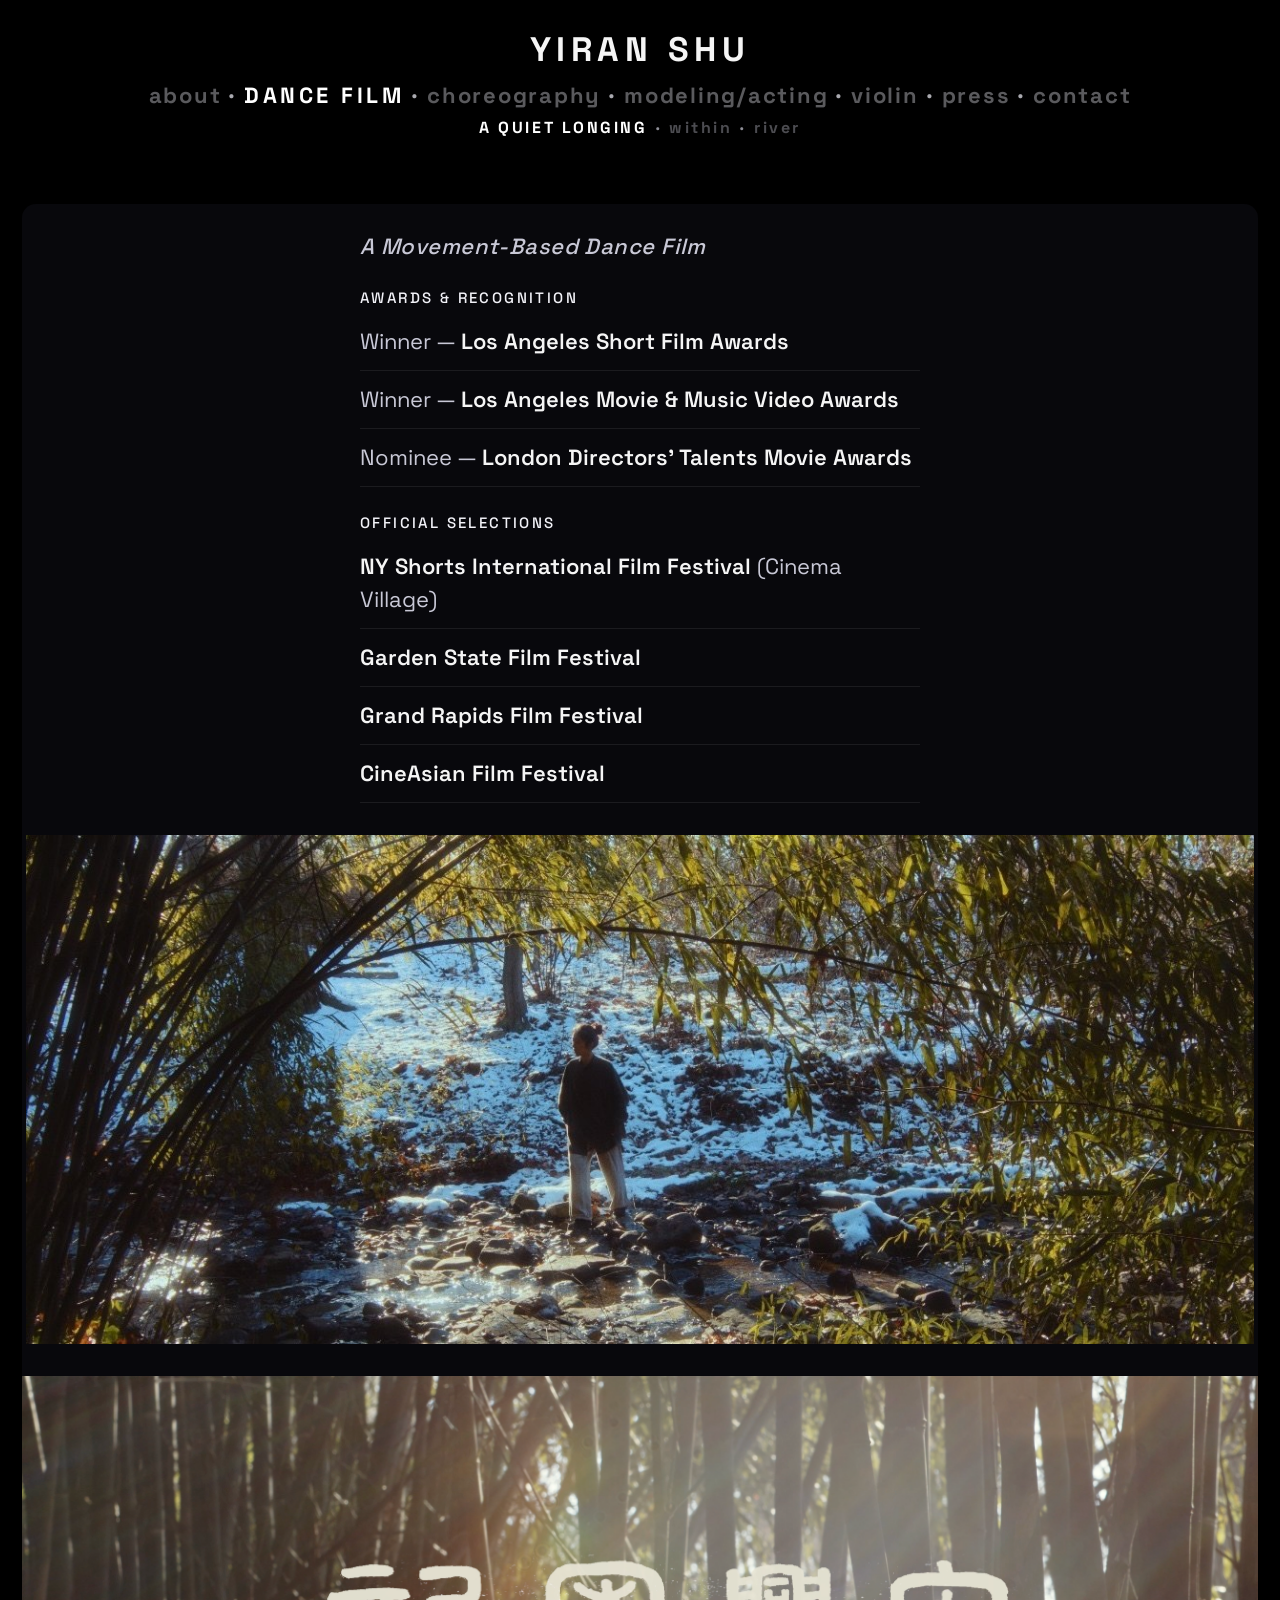
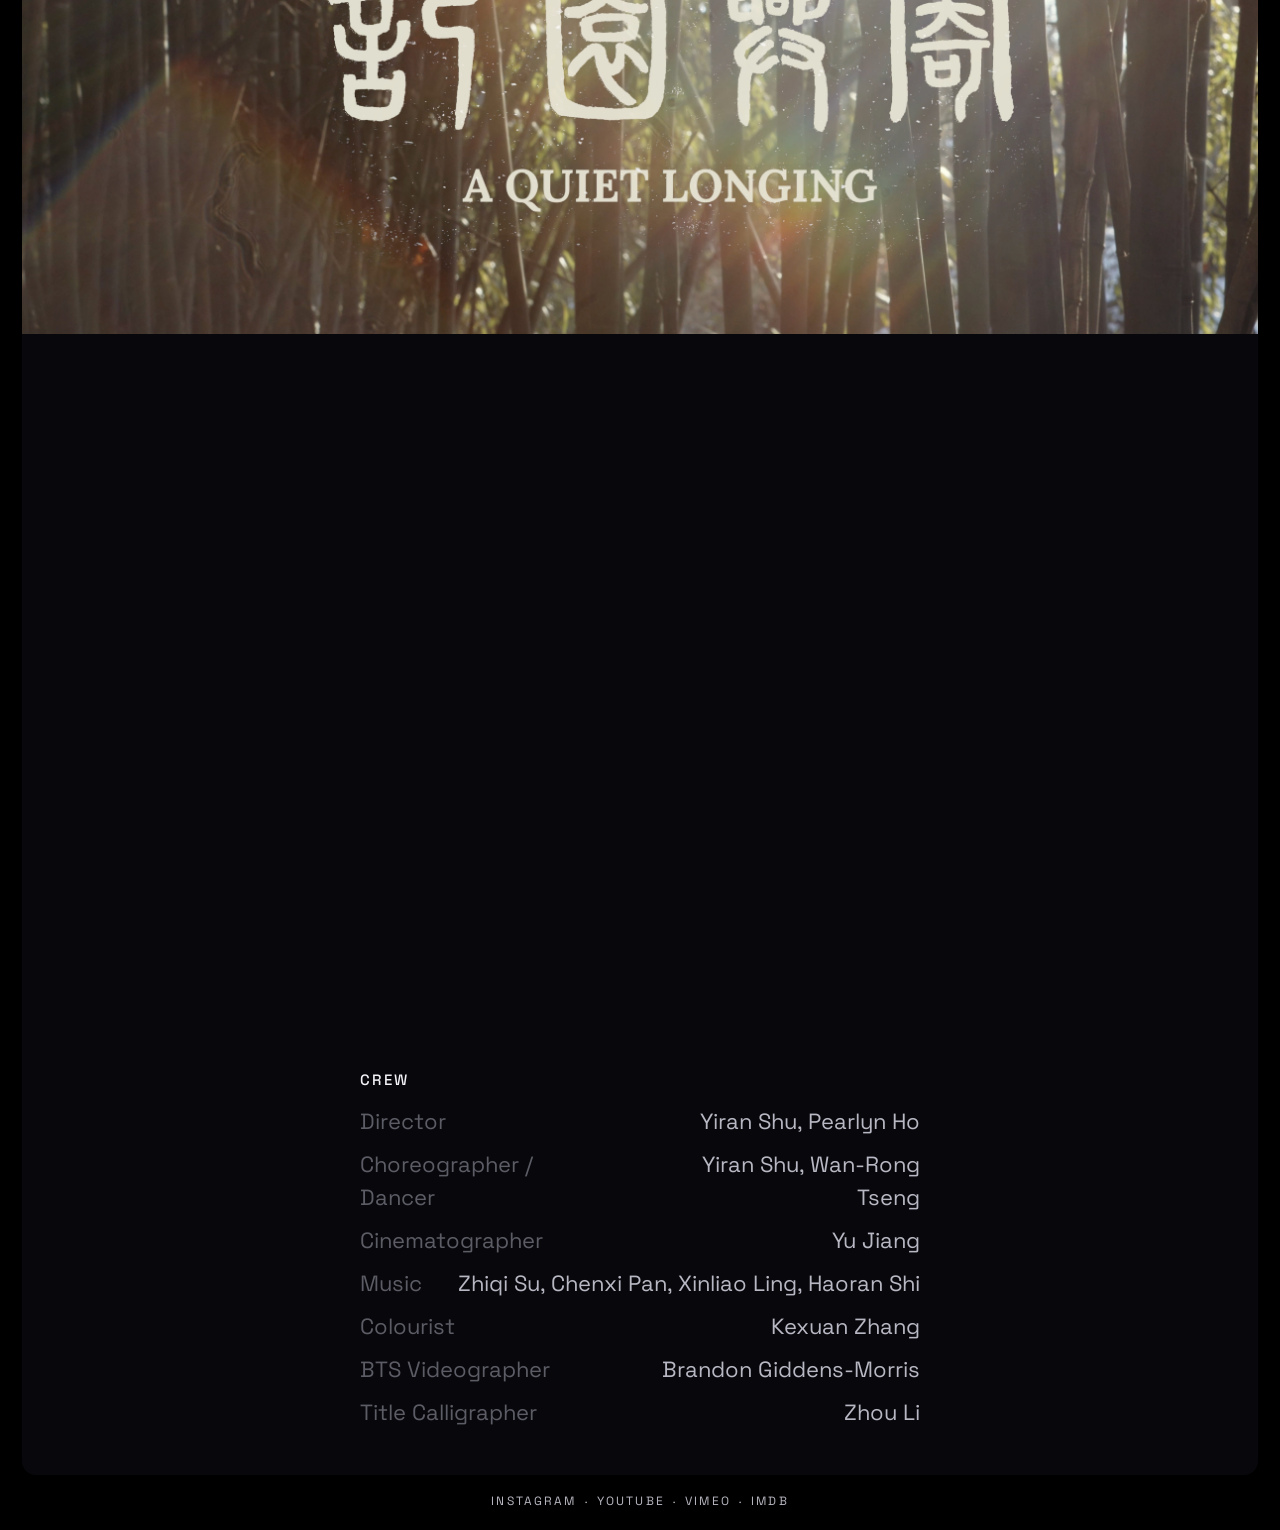
<file: a-quiet-longing.html>
<!doctype html>
<html lang="en">
  <head>
    <meta charset="utf-8" />
    <meta name="viewport" content="width=device-width, initial-scale=1" />
    <title>Yiran Shu — A Quiet Longing</title>
    <meta
      name="description"
      content="A Quiet Longing — dance film by Yiran Shu & Pearlyn Ho. TMFF June 2025 nominee."
    />
    <link rel="icon" href="images/favicon_new.gif" type="image/gif" />
    <link rel="stylesheet" href="styles.css" />
    <script src="cursor.js"></script>
  </head>
  <body>
    <div class="archive-page archive-page--sub">
      <header class="archive-header">
        <a href="index.html" class="artist-name-link"><h1 class="artist-name">Yiran Shu</h1></a>
        <nav class="archive-nav" aria-label="Primary">
          <a href="about.html" class="archive-nav__link">About</a>
          <span class="archive-nav__sep" aria-hidden="true"> · </span>
          <a href="dance-film.html" class="archive-nav__link archive-nav__link--current">Dance Film</a>
          <span class="archive-nav__sep" aria-hidden="true"> · </span>
          <a href="choreography.html" class="archive-nav__link">Choreography</a>
          <span class="archive-nav__sep" aria-hidden="true"> · </span>
          <a href="modeling-acting.html" class="archive-nav__link">Modeling/Acting</a>
          <span class="archive-nav__sep" aria-hidden="true"> · </span>
          <a href="violin.html" class="archive-nav__link">Violin</a>
          <span class="archive-nav__sep" aria-hidden="true"> · </span>
          <a href="press.html" class="archive-nav__link">Press</a>
          <span class="archive-nav__sep" aria-hidden="true"> · </span>
          <a href="contact.html" class="archive-nav__link">Contact</a>
        </nav>
        <p class="archive-titles archive-titles--films" aria-label="Dance films">
          <span class="archive-titles__part archive-titles__part--current" aria-current="page"
            >A Quiet Longing</span
          >
          <span class="archive-titles__sep" aria-hidden="true"> · </span>
          <a href="within.html" class="archive-titles__part">Within</a>
          <span class="archive-titles__sep" aria-hidden="true"> · </span>
          <a href="the-river.html" class="archive-titles__part">River</a>
        </p>
      </header>

      <main class="archive-panel">
        <div class="subpage-inner subpage-inner--film-detail subpage-inner--film-hero">
          <section class="subpage-block film-honors">
            <h2 class="film-subtitle">A Movement-Based Dance Film</h2>

            <h3>Awards &amp; Recognition</h3>
            <ul>
              <li>Winner — <strong>Los Angeles Short Film Awards</strong></li>
              <li>Winner — <strong>Los Angeles Movie &amp; Music Video Awards</strong></li>
              <li>Nominee — <strong>London Directors' Talents Movie Awards</strong></li>
            </ul>

            <h3>Official Selections</h3>
            <ul>
              <li><strong>NY Shorts International Film Festival</strong> (Cinema Village)</li>
              <li><strong>Garden State Film Festival</strong></li>
              <li><strong>Grand Rapids Film Festival</strong></li>
              <li><strong>CineAsian Film Festival</strong></li>
            </ul>
          </section>

          <section class="subpage-block">
            <a
              class="cineasian-link"
              href="https://cineasianfilms.com/shorts/a-quiet-longing/"
              target="_blank"
              rel="noopener noreferrer"
              title="Original coverage on CineAsian Films"
            >
              <img
                src="images/dancefilm/a-quiet-longing/cineasian.jpg"
                alt="A Quiet Longing on CineAsian Films"
              />
              <span class="cineasian-link__hint">
                <span>CineAsian Films</span>
                <span>Original coverage</span>
              </span>
            </a>
          </section>

          <section class="subpage-block">
            <div class="subpage-photo-strip subpage-photo-strip--contain" aria-label="A Quiet Longing photos">
              <img src="images/dancefilm/a-quiet-longing/longing1.png" alt="A Quiet Longing still 1" loading="lazy" />
              <img src="images/dancefilm/a-quiet-longing/longing2.jpg" alt="A Quiet Longing still 2" loading="lazy" />
              <img src="images/dancefilm/a-quiet-longing/longing3.jpg" alt="A Quiet Longing still 3" loading="lazy" />
              <img src="images/dancefilm/a-quiet-longing/longing4.jpg" alt="A Quiet Longing still 4" loading="lazy" />
              <img src="images/dancefilm/a-quiet-longing/longing5.jpg" alt="A Quiet Longing still 5" loading="lazy" />
              <img src="images/dancefilm/a-quiet-longing/longing6.png" alt="A Quiet Longing still 6" loading="lazy" />
            </div>
          </section>

          <section class="subpage-block subpage-block--hero-video">
            <div class="video-frame">
              <iframe
                src="https://www.youtube.com/embed/DKOeDVz-GPU"
                title="A Quiet Longing — trailer"
                allow="accelerometer; autoplay; clipboard-write; encrypted-media; gyroscope; picture-in-picture; web-share"
                allowfullscreen
              ></iframe>
            </div>
          </section>

          <section class="subpage-block">
            <h3 class="film-crew-heading">Crew</h3>
            <dl class="film-credits">
              <div>
                <dt>Director</dt>
                <dd>Yiran Shu, Pearlyn Ho</dd>
              </div>
              <div>
                <dt>Choreographer / Dancer</dt>
                <dd>Yiran Shu, Wan-Rong Tseng</dd>
              </div>
              <div>
                <dt>Cinematographer</dt>
                <dd>Yu Jiang</dd>
              </div>
              <div>
                <dt>Music</dt>
                <dd>Zhiqi Su, Chenxi Pan, Xinliao Ling, Haoran Shi</dd>
              </div>
              <div>
                <dt>Colourist</dt>
                <dd>Kexuan Zhang</dd>
              </div>
              <div>
                <dt>BTS Videographer</dt>
                <dd>Brandon Giddens-Morris</dd>
              </div>
              <div>
                <dt>Title Calligrapher</dt>
                <dd>Zhou Li</dd>
              </div>
            </dl>
          </section>
        </div>
      </main>

      <footer class="archive-footer">
        <a href="https://www.instagram.com/yiranshu/" target="_blank" rel="noreferrer">Instagram</a>
        <span>·</span>
        <a href="https://www.youtube.com/@yiranshu11" target="_blank" rel="noreferrer">YouTube</a>
        <span>·</span>
        <a href="https://vimeo.com/yiranshu" target="_blank" rel="noreferrer">Vimeo</a>
        <span>·</span>
        <a href="https://www.imdb.com/name/nm18661474/" target="_blank" rel="noreferrer">IMDb</a>
      </footer>
    </div>
  </body>
</html>
</file>
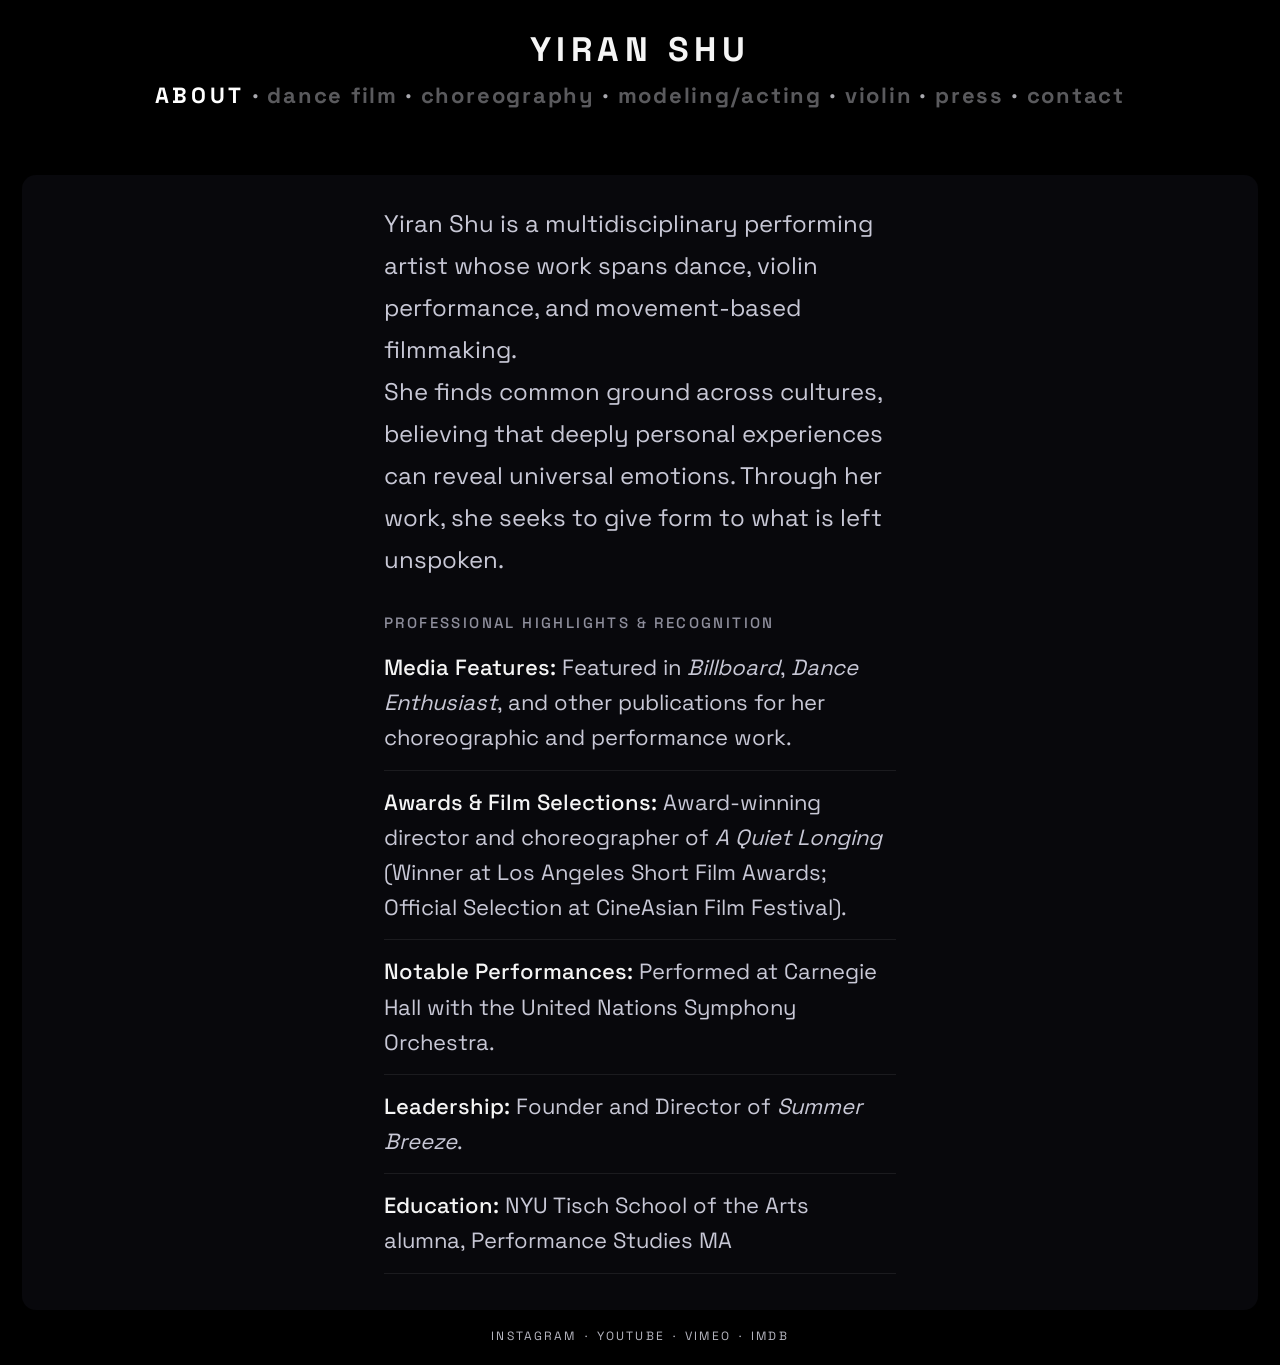
<file: about.html>
<!doctype html>
<html lang="en">
  <head>
    <meta charset="utf-8" />
    <meta name="viewport" content="width=device-width, initial-scale=1" />
    <title>Yiran Shu — About</title>
    <meta
      name="description"
      content="Yiran Shu is a multidisciplinary performing artist whose work spans dance, violin performance, and movement-based filmmaking."
    />
    <link rel="icon" href="images/favicon_new.gif" type="image/gif" />
    <link rel="stylesheet" href="styles.css" />
    <script src="cursor.js"></script>
    <script type="application/ld+json">
      {
        "@context": "https://schema.org",
        "@type": "Person",
        "name": "Yiran Shu",
        "url": "https://yirandance.com",
        "jobTitle": "Multidisciplinary Performing Artist",
        "description": "Yiran Shu is a multidisciplinary performing artist whose work spans dance, violin performance, and movement-based filmmaking. She is the founder of Summer Breeze and creator of the award-winning film A Quiet Longing.",
        "alumniOf": {
          "@type": "CollegeOrUniversity",
          "name": "NYU Tisch School of the Arts",
          "department": "Performance Studies"
        },
        "sameAs": [
          "https://www.linkedin.com/in/yiranshu/",
          "https://www.instagram.com/yiranshu",
          "https://www.youtube.com/@yiranshu11"
        ],
        "knowsAbout": [
          "Contemporary Dance",
          "Choreography",
          "Violin Performance",
          "Movement-based Filmmaking",
          "Performing Arts"
        ]
      }
    </script>
  </head>
  <body>
    <div class="archive-page archive-page--sub">
      <header class="archive-header">
        <a
          href="index.html"
          class="artist-name-link"
          aria-label="Yiran Shu — back to home"
          ><h1 class="artist-name">Yiran Shu</h1></a>
        <nav class="archive-nav" aria-label="Primary">
          <a href="about.html" class="archive-nav__link archive-nav__link--current">About</a>
          <span class="archive-nav__sep" aria-hidden="true"> · </span>
          <a href="dance-film.html" class="archive-nav__link">Dance Film</a>
          <span class="archive-nav__sep" aria-hidden="true"> · </span>
          <a href="choreography.html" class="archive-nav__link">Choreography</a>
          <span class="archive-nav__sep" aria-hidden="true"> · </span>
          <a href="modeling-acting.html" class="archive-nav__link">Modeling/Acting</a>
          <span class="archive-nav__sep" aria-hidden="true"> · </span>
          <a href="violin.html" class="archive-nav__link">Violin</a>
          <span class="archive-nav__sep" aria-hidden="true"> · </span>
          <a href="press.html" class="archive-nav__link">Press</a>
          <span class="archive-nav__sep" aria-hidden="true"> · </span>
          <a href="contact.html" class="archive-nav__link">Contact</a>
        </nav>
      </header>

      <main class="archive-panel">
        <div class="subpage-inner">
          <section class="subpage-block">
            <p>
              Yiran Shu is a multidisciplinary performing artist whose work spans dance, violin
              performance, and movement-based filmmaking.
            </p>
            <p>
              She finds common ground across cultures, believing that deeply personal experiences can
              reveal universal emotions. Through her work, she seeks to give form to what is left
              unspoken.
            </p>
          </section>

          <section class="subpage-block highlights">
            <h3>Professional Highlights &amp; Recognition</h3>
            <ul>
              <li>
                <strong>Media Features:</strong> Featured in <em>Billboard</em>,
                <em>Dance Enthusiast</em>, and other publications for her choreographic and
                performance work.
              </li>
              <li>
                <strong>Awards &amp; Film Selections:</strong> Award-winning director and
                choreographer of <em>A Quiet Longing</em> (Winner at Los Angeles Short Film
                Awards; Official Selection at CineAsian Film Festival).
              </li>
              <li>
                <strong>Notable Performances:</strong> Performed at Carnegie Hall with the United
                Nations Symphony Orchestra.
              </li>
              <li><strong>Leadership:</strong> Founder and Director of <em>Summer Breeze</em>.</li>
              <li>
                <strong>Education:</strong> NYU Tisch School of the Arts alumna, Performance Studies
                MA
              </li>
            </ul>
          </section>
        </div>
      </main>

      <footer class="archive-footer">
        <a href="https://www.instagram.com/yiranshu/" target="_blank" rel="noreferrer">Instagram</a>
        <span>·</span>
        <a href="https://www.youtube.com/@yiranshu11" target="_blank" rel="noreferrer">YouTube</a>
        <span>·</span>
        <a href="https://vimeo.com/yiranshu" target="_blank" rel="noreferrer">Vimeo</a>
        <span>·</span>
        <a href="https://www.imdb.com/name/nm18661474/" target="_blank" rel="noreferrer">IMDb</a>
      </footer>
    </div>
  </body>
</html>
</file>
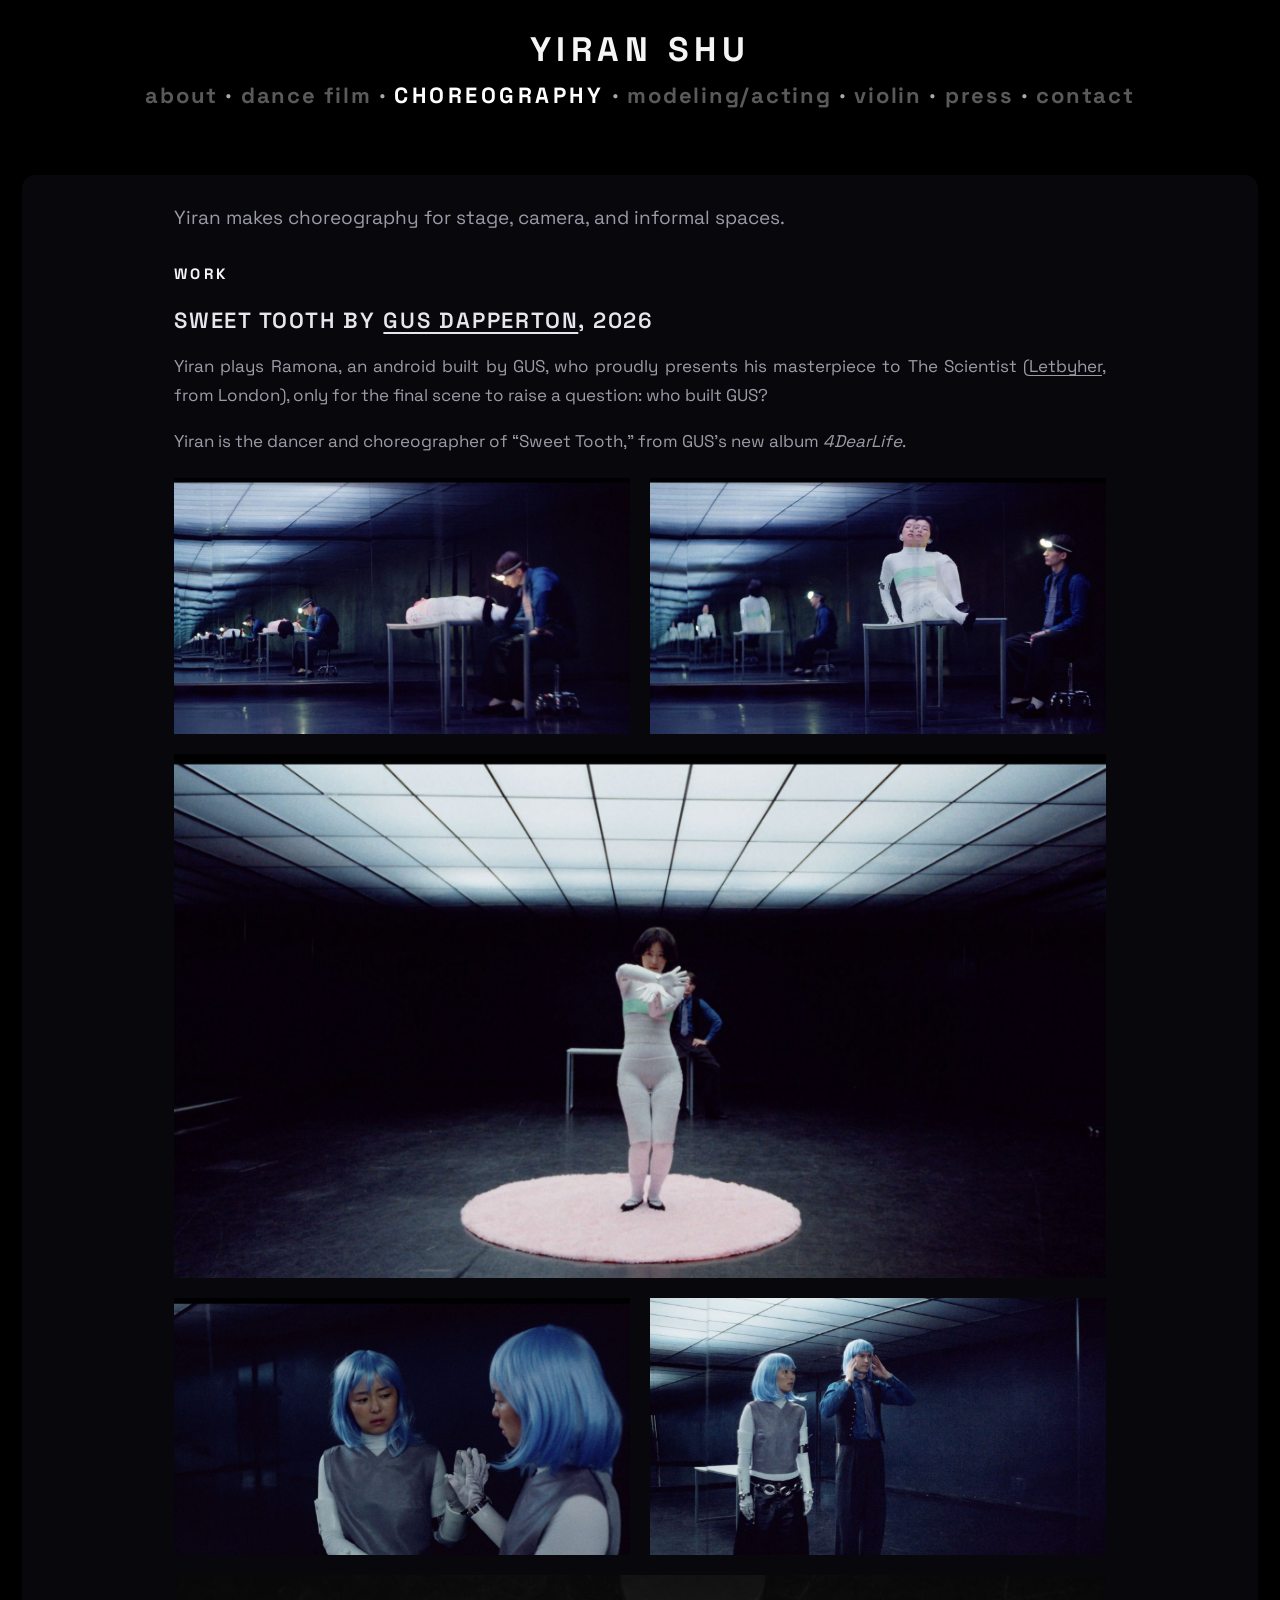
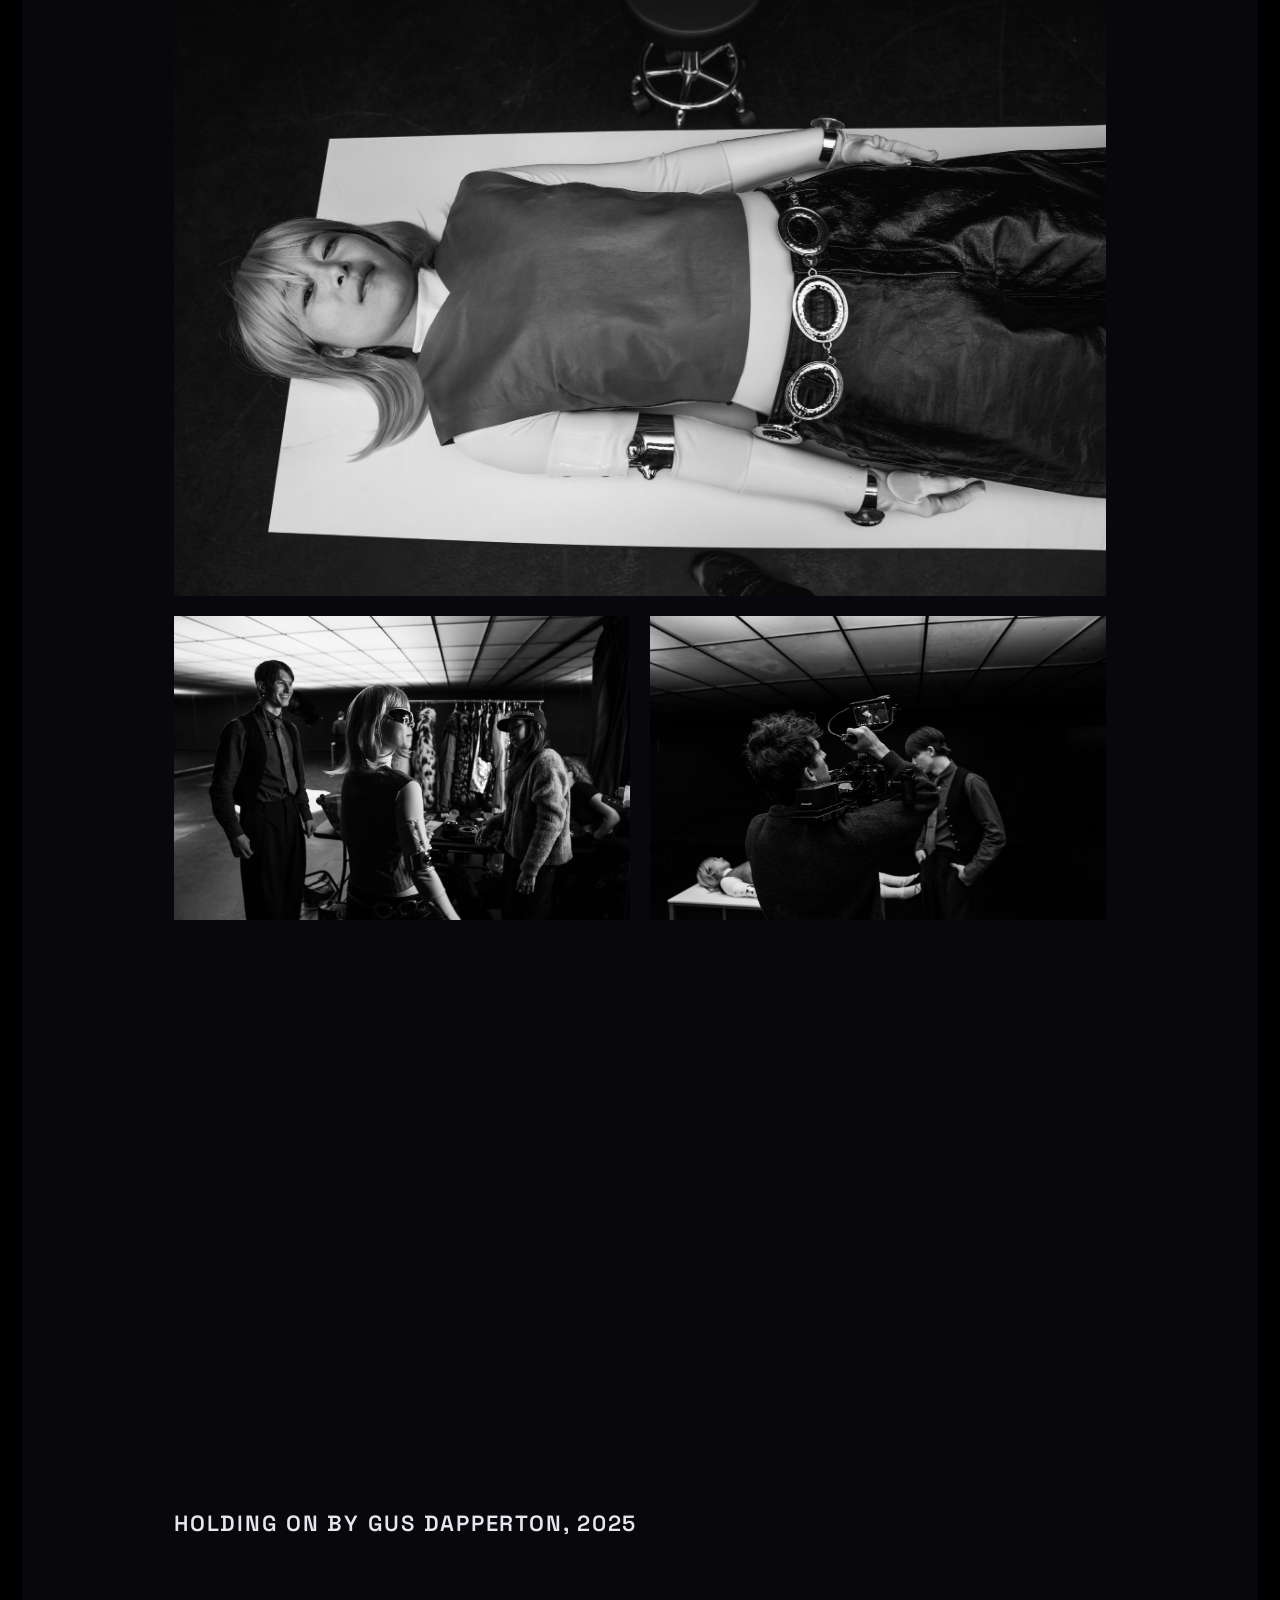
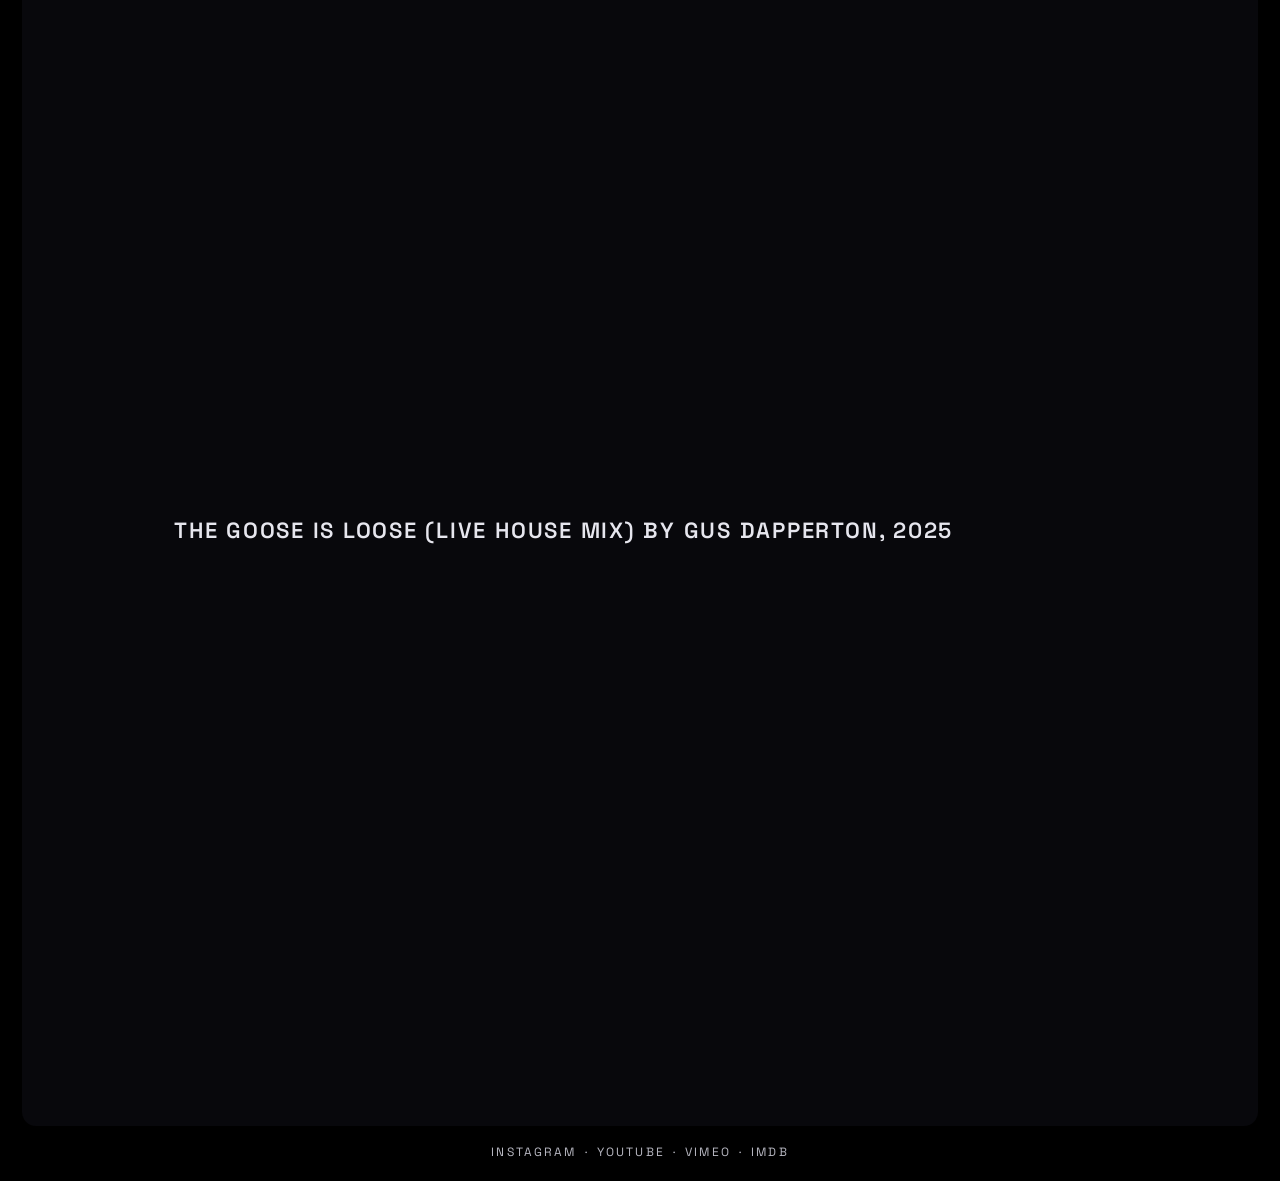
<file: choreography.html>
<!doctype html>
<html lang="en">
  <head>
    <meta charset="utf-8" />
    <meta name="viewport" content="width=device-width, initial-scale=1" />
    <title>Yiran Shu — Choreography</title>
    <meta
      name="description"
      content="Choreographic work by Yiran — pieces for stage, camera, and intimate spaces."
    />
    <meta name="referrer" content="strict-origin-when-cross-origin" />
    <link rel="icon" href="images/favicon_new.gif" type="image/gif" />
    <link rel="stylesheet" href="styles.css?v=choreo12" />
    <script src="cursor.js"></script>
  </head>
  <body>
    <div class="archive-page archive-page--sub">
      <header class="archive-header">
        <a href="index.html" class="artist-name-link"><h1 class="artist-name">Yiran Shu</h1></a>
        <nav class="archive-nav" aria-label="Primary">
          <a href="about.html" class="archive-nav__link">About</a>
          <span class="archive-nav__sep" aria-hidden="true"> · </span>
          <a href="dance-film.html" class="archive-nav__link">Dance Film</a>
          <span class="archive-nav__sep" aria-hidden="true"> · </span>
          <a href="choreography.html" class="archive-nav__link archive-nav__link--current"
            >Choreography</a
          >
          <span class="archive-nav__sep" aria-hidden="true"> · </span>
          <a href="modeling-acting.html" class="archive-nav__link">Modeling/Acting</a>
          <span class="archive-nav__sep" aria-hidden="true"> · </span>
          <a href="violin.html" class="archive-nav__link">Violin</a>
          <span class="archive-nav__sep" aria-hidden="true"> · </span>
          <a href="press.html" class="archive-nav__link">Press</a>
          <span class="archive-nav__sep" aria-hidden="true"> · </span>
          <a href="contact.html" class="archive-nav__link">Contact</a>
        </nav>
      </header>

      <main class="archive-panel">
        <div class="subpage-inner subpage-inner--film-hero subpage-inner--choreography">
          <section class="subpage-block">
            <p>
              Yiran makes choreography for stage, camera, and informal spaces.
            </p>
          </section>

          <section class="subpage-block subpage-block--hero-video">
            <h2>Work</h2>
            <p class="meta-line">
              Sweet Tooth by
              <a href="https://www.instagram.com/stories/gusdapperton/" target="_blank" rel="noopener noreferrer">Gus Dapperton</a>, 2026
            </p>
            <div class="sweet-tooth-block">
            <div class="work-copy">
              <p>
                Yiran plays Ramona, an android built by GUS, who proudly presents his masterpiece to
                The Scientist (<a href="https://www.instagram.com/babyrachy/?hl=en" target="_blank" rel="noopener noreferrer">Letbyher</a>, from London), only for the final scene to raise a question:
                who built GUS?
              </p>
              <p>
                Yiran is the dancer and choreographer of “Sweet Tooth,” from GUS’s new album
                <em>4DearLife</em>.
              </p>
            </div>
            <div class="choreography-board" aria-label="Sweet Tooth stills">
              <img src="images/choreography/1.jpg" alt="Sweet Tooth still 1" loading="lazy" />
              <img src="images/choreography/2.jpg" alt="Sweet Tooth still 2" loading="lazy" />
              <img
                class="choreography-board__feature"
                src="images/choreography/4.jpg"
                alt="Sweet Tooth still 4"
                loading="lazy"
              />
              <img
                class="choreography-board__pair"
                src="images/choreography/5.jpg"
                alt="Sweet Tooth still 5"
                loading="lazy"
              />
              <img
                class="choreography-board__pair"
                src="images/choreography/6.jpg"
                alt="Sweet Tooth still 6"
                loading="lazy"
              />
            </div>
            <div class="choreography-board choreography-board--bts" aria-label="Sweet Tooth behind the scenes">
              <img
                class="choreography-board__feature"
                src="images/choreography/8.jpg"
                alt="Sweet Tooth behind the scenes 8"
                loading="lazy"
              />
              <img
                class="choreography-board__pair"
                src="images/choreography/7.jpg"
                alt="Sweet Tooth behind the scenes 7"
                loading="lazy"
              />
              <img
                class="choreography-board__pair"
                src="images/choreography/9.jpg"
                alt="Sweet Tooth behind the scenes 9"
                loading="lazy"
              />
            </div>
            </div>
            <div class="video-frame">
              <iframe
                src="https://www.youtube.com/embed/Dgp5lsfCm3c"
                title="Sweet Tooth by Gus Dapperton, 2026"
                allow="accelerometer; autoplay; clipboard-write; encrypted-media; gyroscope; picture-in-picture; web-share"
                referrerpolicy="strict-origin-when-cross-origin"
                allowfullscreen
              ></iframe>
            </div>
            <p class="meta-line">Holding On by Gus Dapperton, 2025</p>
            <div class="video-frame">
              <iframe
                src="https://www.youtube.com/embed/5ZyYP988bBc?si=_BoLTcWQ4P0eiM4O"
                title="Holding On by Gus Dapperton, 2025"
                allow="accelerometer; autoplay; clipboard-write; encrypted-media; gyroscope; picture-in-picture; web-share"
                referrerpolicy="strict-origin-when-cross-origin"
                allowfullscreen
              ></iframe>
            </div>
            <p class="meta-line">the goose is loose (live house mix) by Gus Dapperton, 2025</p>
            <div class="video-frame">
              <iframe
                src="https://www.youtube.com/embed/220slbEWytI?si=KIZTs-QHjFp8JCoB"
                title="the goose is loose (live house mix) by Gus Dapperton, 2025"
                allow="accelerometer; autoplay; clipboard-write; encrypted-media; gyroscope; picture-in-picture; web-share"
                referrerpolicy="strict-origin-when-cross-origin"
                allowfullscreen
              ></iframe>
            </div>
          </section>
        </div>
      </main>

      <footer class="archive-footer">
        <a href="https://www.instagram.com/yiranshu/" target="_blank" rel="noreferrer">Instagram</a>
        <span>·</span>
        <a href="https://www.youtube.com/@yiranshu11" target="_blank" rel="noreferrer">YouTube</a>
        <span>·</span>
        <a href="https://vimeo.com/yiranshu" target="_blank" rel="noreferrer">Vimeo</a>
        <span>·</span>
        <a href="https://www.imdb.com/name/nm18661474/" target="_blank" rel="noreferrer">IMDb</a>
      </footer>
    </div>
  </body>
</html>
</file>
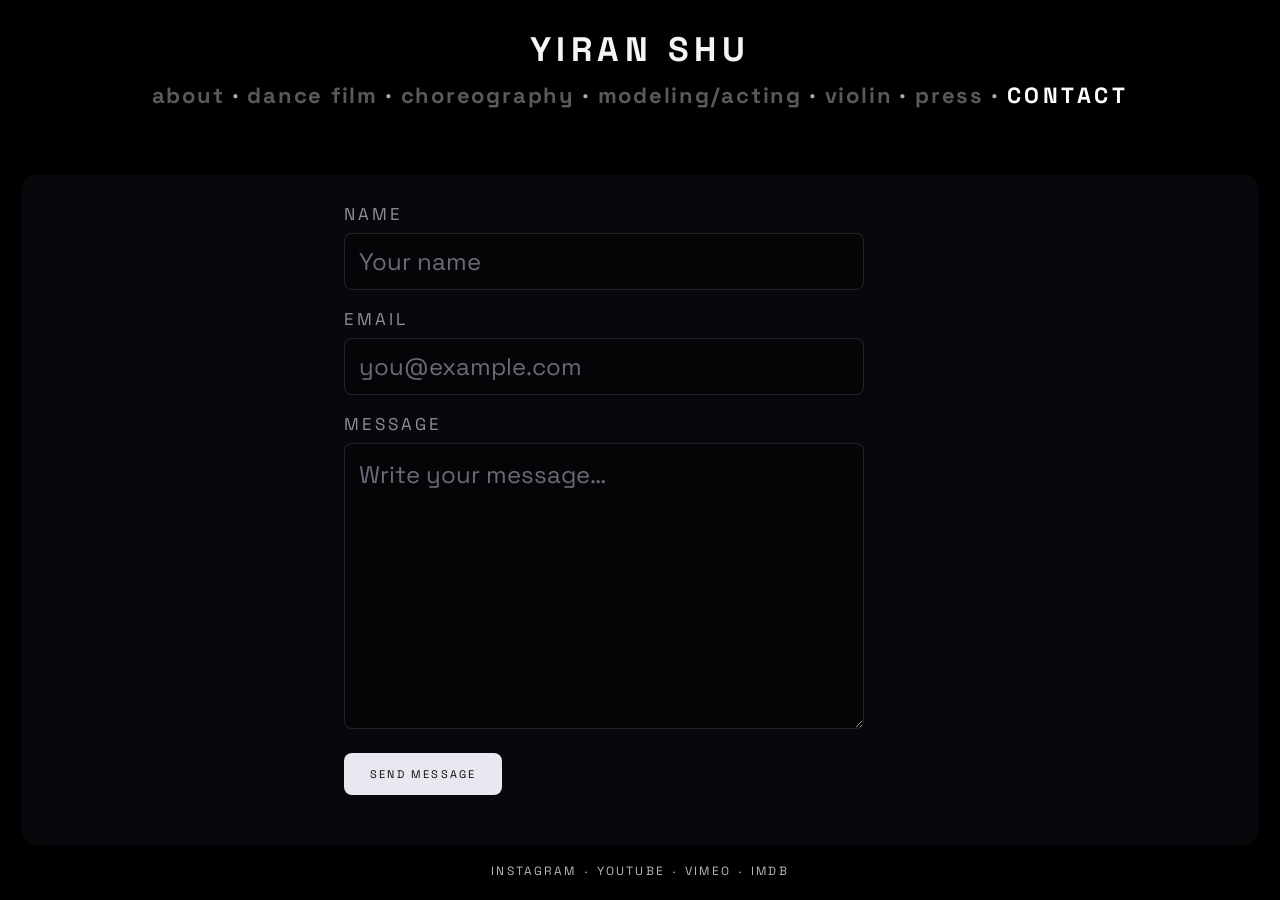
<file: contact.html>
<!doctype html>
<html lang="en">
  <head>
    <meta charset="utf-8" />
    <meta name="viewport" content="width=device-width, initial-scale=1" />
    <title>Yiran Shu — Contact</title>
    <meta name="description" content="Contact Yiran Shu — message, collaborations, and inquiries." />
    <link rel="icon" href="images/favicon_new.gif" type="image/gif" />
    <link rel="stylesheet" href="styles.css" />
    <script src="cursor.js"></script>
  </head>
  <body>
    <div class="archive-page archive-page--sub">
      <header class="archive-header">
        <a href="index.html" class="artist-name-link"><h1 class="artist-name">Yiran Shu</h1></a>
        <nav class="archive-nav" aria-label="Primary">
          <a href="about.html" class="archive-nav__link">About</a>
          <span class="archive-nav__sep" aria-hidden="true"> · </span>
          <a href="dance-film.html" class="archive-nav__link">Dance Film</a>
          <span class="archive-nav__sep" aria-hidden="true"> · </span>
          <a href="choreography.html" class="archive-nav__link">Choreography</a>
          <span class="archive-nav__sep" aria-hidden="true"> · </span>
          <a href="modeling-acting.html" class="archive-nav__link">Modeling/Acting</a>
          <span class="archive-nav__sep" aria-hidden="true"> · </span>
          <a href="violin.html" class="archive-nav__link">Violin</a>
          <span class="archive-nav__sep" aria-hidden="true"> · </span>
          <a href="press.html" class="archive-nav__link">Press</a>
          <span class="archive-nav__sep" aria-hidden="true"> · </span>
          <a href="contact.html" class="archive-nav__link archive-nav__link--current">Contact</a>
        </nav>
      </header>

      <main class="archive-panel">
        <div class="subpage-inner subpage-inner--film-detail">
          <section class="subpage-block">
            <form
              class="contact-form"
              action="https://formsubmit.co/yiranshu11@gmail.com"
              method="POST"
            >
              <input type="hidden" name="_subject" value="[yirandance] New site message" />
              <input type="hidden" name="_captcha" value="false" />
              <input type="hidden" name="_template" value="table" />
              <input type="hidden" name="_next" value="contact.html?sent=1" />

              <label class="contact-form__label" for="contact-name">Name</label>
              <input
                class="contact-form__input"
                id="contact-name"
                type="text"
                name="name"
                required
                autocomplete="name"
                placeholder="Your name"
              />

              <label class="contact-form__label" for="contact-email">Email</label>
              <input
                class="contact-form__input"
                id="contact-email"
                type="email"
                name="email"
                required
                autocomplete="email"
                placeholder="you@example.com"
              />

              <label class="contact-form__label" for="contact-message">Message</label>
              <textarea
                class="contact-form__textarea"
                id="contact-message"
                name="message"
                required
                rows="7"
                placeholder="Write your message…"
              ></textarea>

              <button class="contact-form__submit" type="submit">Send message</button>
            </form>

            <p class="contact-form__fineprint" role="status" data-sent-banner hidden>
              Thanks — your message was sent. Yiran will get back to you when she can.
            </p>
          </section>
        </div>
      </main>

      <footer class="archive-footer">
        <a href="https://www.instagram.com/yiranshu/" target="_blank" rel="noreferrer">Instagram</a>
        <span>·</span>
        <a href="https://www.youtube.com/@yiranshu11" target="_blank" rel="noreferrer">YouTube</a>
        <span>·</span>
        <a href="https://vimeo.com/yiranshu" target="_blank" rel="noreferrer">Vimeo</a>
        <span>·</span>
        <a href="https://www.imdb.com/name/nm18661474/" target="_blank" rel="noreferrer">IMDb</a>
      </footer>
    </div>
    <script>
      if (new URLSearchParams(location.search).get("sent") === "1") {
        var el = document.querySelector("[data-sent-banner]");
        if (el) el.hidden = false;
      }
    </script>
  </body>
</html>
</file>
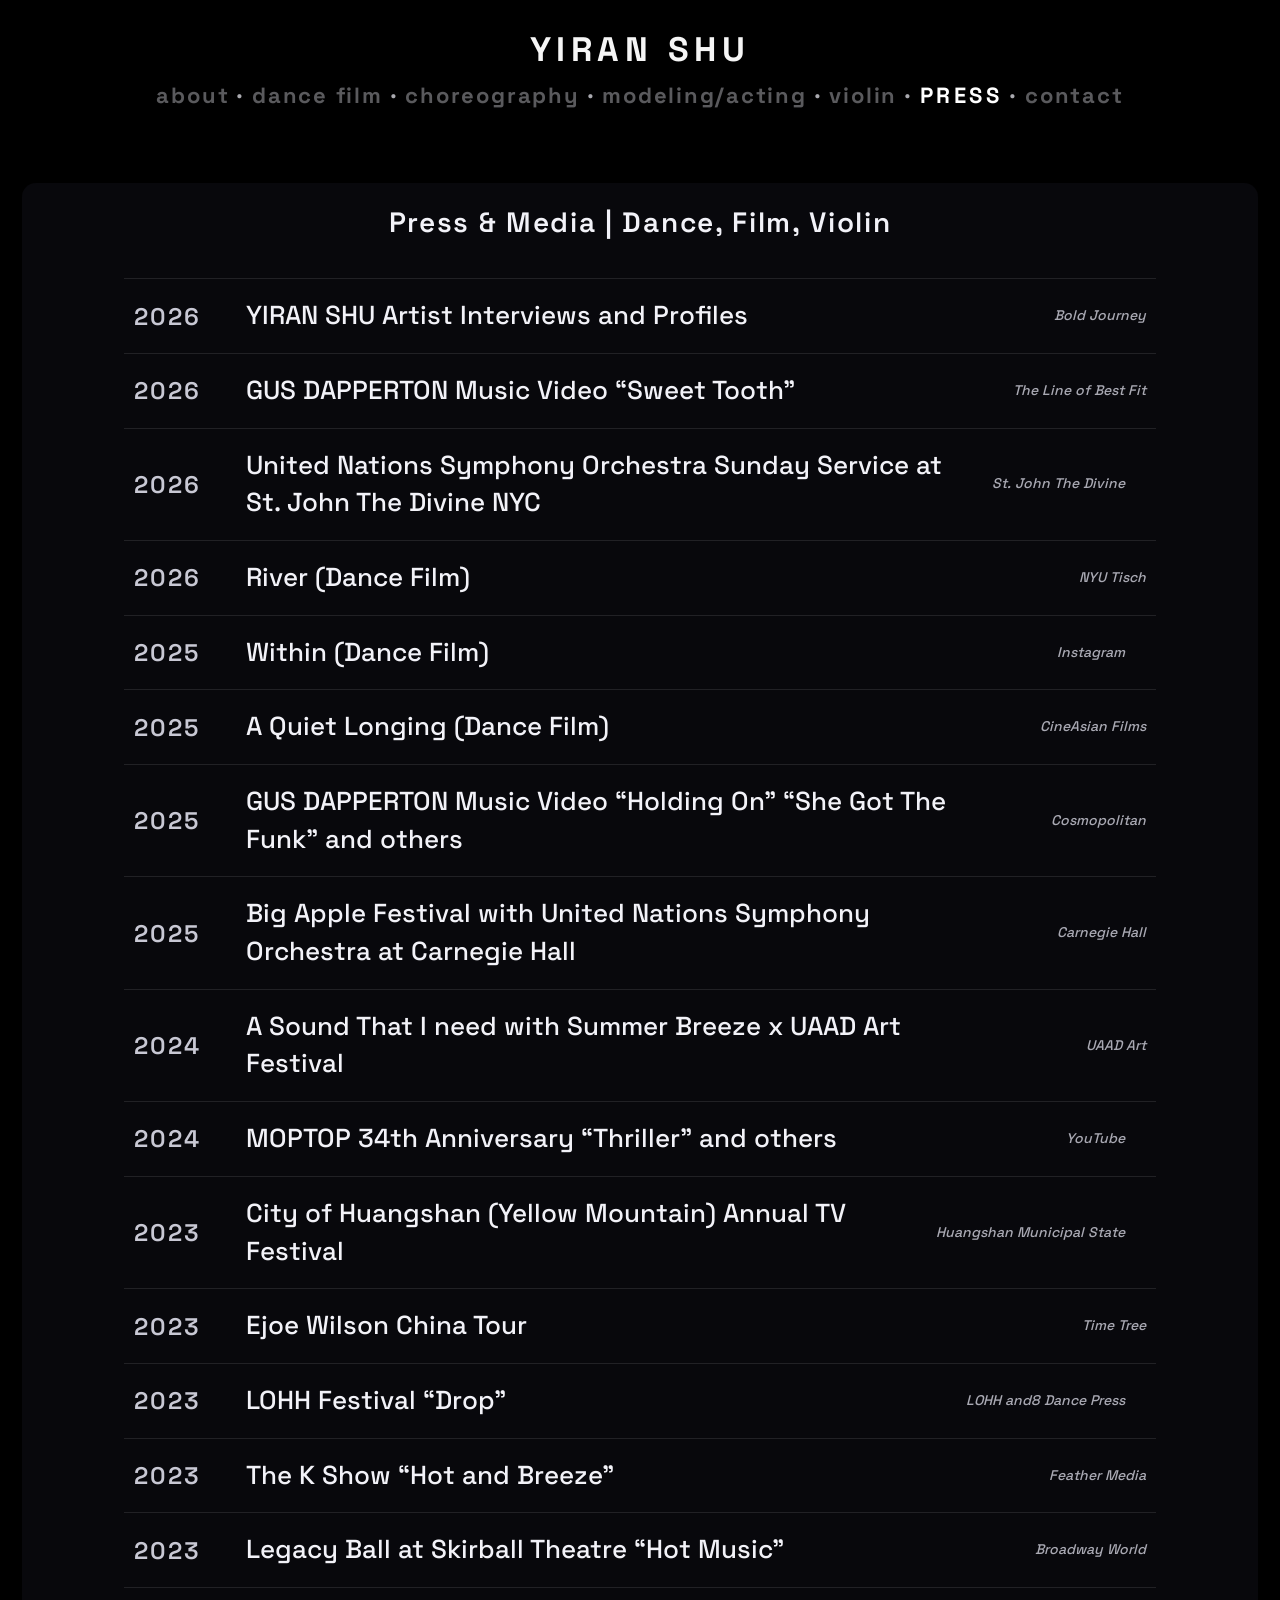
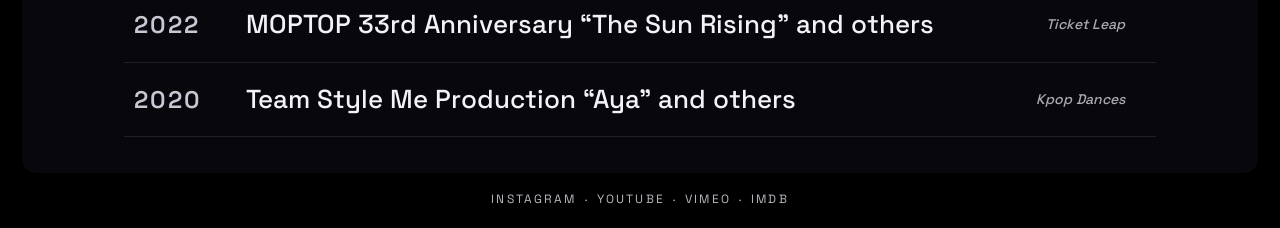
<file: press.html>
<!doctype html>
<html lang="en">
  <head>
    <meta charset="utf-8" />
    <meta name="viewport" content="width=device-width, initial-scale=1" />
    <title>Yiran Shu — Press &amp; Media | Dance, Film, Violin</title>
    <meta
      name="description"
      content="Press, interviews, and coverage of Yiran Shu — dance film, performance, and collaborations."
    />
    <link rel="icon" href="images/favicon_new.gif" type="image/gif" />
    <link rel="stylesheet" href="styles.css" />
    <script src="cursor.js"></script>
    <script type="application/ld+json">
      {
        "@context": "https://schema.org",
        "@type": "Person",
        "name": "Yiran Shu",
        "url": "https://yirandance.com/press.html",
        "jobTitle": "Multidisciplinary Performing Artist",
        "description": "Press and media recognition for Yiran Shu, a multidisciplinary performing artist whose work spans dance, violin performance, and movement-based filmmaking.",
        "sameAs": [
          "https://www.linkedin.com/in/yiranshu/",
          "https://www.instagram.com/yiranshu"
        ],
        "knowsAbout": [
          "Contemporary Dance",
          "Choreography",
          "Violin Performance",
          "Movement-based Filmmaking",
          "Carnegie Hall Performance",
          "Award-winning Dance Film"
        ]
      }
    </script>
  </head>
  <body>
    <div class="archive-page archive-page--sub archive-page--press">
      <header class="archive-header">
        <a href="index.html" class="artist-name-link"><h1 class="artist-name">Yiran Shu</h1></a>
        <nav class="archive-nav" aria-label="Primary">
          <a href="about.html" class="archive-nav__link">About</a>
          <span class="archive-nav__sep" aria-hidden="true"> · </span>
          <a href="dance-film.html" class="archive-nav__link">Dance Film</a>
          <span class="archive-nav__sep" aria-hidden="true"> · </span>
          <a href="choreography.html" class="archive-nav__link">Choreography</a>
          <span class="archive-nav__sep" aria-hidden="true"> · </span>
          <a href="modeling-acting.html" class="archive-nav__link">Modeling/Acting</a>
          <span class="archive-nav__sep" aria-hidden="true"> · </span>
          <a href="violin.html" class="archive-nav__link">Violin</a>
          <span class="archive-nav__sep" aria-hidden="true"> · </span>
          <a href="press.html" class="archive-nav__link archive-nav__link--current">Press</a>
          <span class="archive-nav__sep" aria-hidden="true"> · </span>
          <a href="contact.html" class="archive-nav__link">Contact</a>
        </nav>
      </header>

      <main class="archive-panel">
        <div class="subpage-inner subpage-inner--press">
          <h2 class="press-page-title">Press &amp; Media | Dance, Film, Violin</h2>
          <section class="press-list" aria-label="Press">
            <div class="press-group">
              <div class="press-row">
                <span class="press-year">2026</span>
                <span class="press-title">YIRAN SHU Artist Interviews and Profiles</span>
                <span class="press-outlet">Bold Journey</span>
              </div>
              <ul class="press-sublist">
                <li>
                  <a href="https://boldjourney.com/meet-yiran-shu/" target="_blank" rel="noopener noreferrer"
                    >Bold Journey</a
                  >
                </li>
                <li>
                  <a
                    href="https://magazine.lifoti.com/products/lifoti-magazine-yiran-shu-issue-33"
                    target="_blank"
                    rel="noopener noreferrer"
                    >Lifoti</a
                  >
                </li>
              </ul>
            </div>

            <div class="press-group">
              <div class="press-row">
                <span class="press-year">2026</span>
                <span class="press-title">GUS DAPPERTON Music Video “Sweet Tooth”</span>
                <span class="press-outlet">The Line of Best Fit</span>
              </div>
              <ul class="press-sublist">
                <li>
                  <a
                    href="https://www.thelineofbestfit.com/news/gus-dapperton-announces-new-album-4-dear-life-and-shares-queen"
                    target="_blank"
                    rel="noopener noreferrer"
                    >The Line of Best Fit</a
                  >
                </li>
                <li>
                  <a
                    href="https://northerntransmissions.com/gus-dapperton-announces-new-album-4-dear-life/"
                    target="_blank"
                    rel="noopener noreferrer"
                    >Northern Transmissions</a
                  >
                </li>
              </ul>
            </div>

            <a
              class="press-row"
              href="https://www.stjohndivine.org/calendar/57509/united-nations-sunday-service"
              target="_blank"
              rel="noopener noreferrer"
            >
              <span class="press-year">2026</span>
              <span class="press-title"
                >United Nations Symphony Orchestra Sunday Service at St. John The Divine NYC</span
              >
              <span class="press-outlet">St. John The Divine <span class="press-arrow" aria-hidden="true"></span></span>
            </a>

            <div class="press-group">
              <div class="press-row">
                <span class="press-year">2026</span>
                <span class="press-title">River (Dance Film)</span>
                <span class="press-outlet">NYU Tisch</span>
              </div>
              <ul class="press-sublist">
                <li>
                  <a
                    href="https://tisch.nyu.edu/performance-studies/students/2026-m-a--symposium/yiran-shu"
                    target="_blank"
                    rel="noopener noreferrer"
                    >NYU Tisch</a
                  >
                </li>
                <li>
                  <a href="https://www.ellisonballet.org/ptp-faculty" target="_blank" rel="noopener noreferrer"
                    >Ellison Ballet</a
                  >
                </li>
              </ul>
            </div>

            <a
              class="press-row"
              href="https://www.instagram.com/p/DcutVsUjRB4/"
              target="_blank"
              rel="noopener noreferrer"
            >
              <span class="press-year">2025</span>
              <span class="press-title">Within (Dance Film)</span>
              <span class="press-outlet">Instagram <span class="press-arrow" aria-hidden="true"></span></span>
            </a>

            <div class="press-group">
              <div class="press-row">
                <span class="press-year">2025</span>
                <span class="press-title">A Quiet Longing (Dance Film)</span>
                <span class="press-outlet">CineAsian Films</span>
              </div>
              <ul class="press-sublist">
                <li>
                  <a
                    href="https://cineasianfilms.com/shorts/a-quiet-longing/"
                    target="_blank"
                    rel="noopener noreferrer"
                    >CineAsian Films</a
                  >
                </li>
                <li>
                  <a href="https://www.youtube.com/watch?v=KqBpLKCpkYo" target="_blank" rel="noopener noreferrer"
                    >Garden State Film Festival</a
                  >
                </li>
              </ul>
            </div>

            <div class="press-group">
              <div class="press-row">
                <span class="press-year">2025</span>
                <span class="press-title"
                  >GUS DAPPERTON Music Video “Holding On” “She Got The Funk” and others</span
                >
                <span class="press-outlet">Cosmopolitan</span>
              </div>
              <ul class="press-sublist">
                <li>
                  <a
                    href="https://www.cosmopolitan.com/entertainment/celebs/a65811112/gus-dapperton-interview-august-2025/"
                    target="_blank"
                    rel="noopener noreferrer"
                    >Cosmopolitan</a
                  >
                </li>
                <li>
                  <a href="https://www.youtube.com/watch?v=5ZyYP988bBc" target="_blank" rel="noopener noreferrer"
                    >Official Music Video</a
                  >
                </li>
              </ul>
            </div>

            <div class="press-group">
              <div class="press-row">
                <span class="press-year">2025</span>
                <span class="press-title"
                  >Big Apple Festival with United Nations Symphony Orchestra at Carnegie Hall</span
                >
                <span class="press-outlet">Carnegie Hall</span>
              </div>
              <ul class="press-sublist">
                <li>
                  <a
                    href="https://www.carnegiehall.org/Calendar/2025/07/19/The-Sixth-New-York-Big-Apple-Music-Festival-0200PM"
                    target="_blank"
                    rel="noopener noreferrer"
                    >Carnegie Hall</a
                  >
                </li>
                <li>
                  <a
                    href="https://www.broadwayworld.com/article/The-Sixth-New-York-Big-Apple-Music-Festival-A-Symphony-Of-Friendship-And-Peace-20250712"
                    target="_blank"
                    rel="noopener noreferrer"
                    >Broadway World</a
                  >
                </li>
              </ul>
            </div>

            <div class="press-group">
              <div class="press-row">
                <span class="press-year">2024</span>
                <span class="press-title">A Sound That I need with Summer Breeze x UAAD Art Festival</span>
                <span class="press-outlet">UAAD Art</span>
              </div>
              <ul class="press-sublist">
                <li>
                  <a href="https://www.uaad.art/festival" target="_blank" rel="noopener noreferrer">UAAD Art</a>
                </li>
                <li>
                  <a
                    href="https://tisch.nyu.edu/performance-studies/news/ps-m-a--yiran-shu-to-perform-as-apart-of-summer-breeze-at-the-ua.html"
                    target="_blank"
                    rel="noopener noreferrer"
                    >NYU Tisch Press</a
                  >
                </li>
                <li>
                  <a
                    href="https://www.openpr.com/news/3709088/jukebox-of-dissonance-marks-uaad-s-annual-festival-with"
                    target="_blank"
                    rel="noopener noreferrer"
                    >Open PR / ABNewswire</a
                  >
                </li>
                <li>
                  <a
                    href="https://www.aaartsalliance.org/events/jukebox-of-dissonance"
                    target="_blank"
                    rel="noopener noreferrer"
                    >Asian American Arts Alliance</a
                  >
                </li>
                <li>
                  <a
                    href="https://www.dance-enthusiast.com/get-involved/reviews/view/UAAD-Art-Festival-2024-A-Sound-That-I-Need-by-Yiran-Shu-October-19-2024"
                    target="_blank"
                    rel="noopener noreferrer"
                    >Dance Enthusiast</a
                  >
                </li>
              </ul>
            </div>

            <a
              class="press-row"
              href="https://www.instagram.com/reels/C4J51OeOhpc/"
              target="_blank"
              rel="noopener noreferrer"
            >
              <span class="press-year">2024</span>
              <span class="press-title">MOPTOP 34th Anniversary “Thriller” and others</span>
              <span class="press-outlet">YouTube <span class="press-arrow" aria-hidden="true"></span></span>
            </a>

            <a
              class="press-row"
              href="https://mp.weixin.qq.com/s/zhEv86Pzdi7H_AMQ21pEHg"
              target="_blank"
              rel="noopener noreferrer"
            >
              <span class="press-year">2023</span>
              <span class="press-title">City of Huangshan (Yellow Mountain) Annual TV Festival</span>
              <span class="press-outlet">Huangshan Municipal State <span class="press-arrow" aria-hidden="true"></span></span>
            </a>

            <div class="press-group">
              <div class="press-row">
                <span class="press-year">2023</span>
                <span class="press-title">Ejoe Wilson China Tour</span>
                <span class="press-outlet">Time Tree</span>
              </div>
              <ul class="press-sublist">
                <li>
                  <a
                    href="https://timetreeapp.com/public_calendars/hkdance/events/2249091188827219038?locale=zh-TW"
                    target="_blank"
                    rel="noopener noreferrer"
                    >Time Tree</a
                  >
                </li>
                <li>
                  <a href="https://mp.weixin.qq.com/s/fEXJmBob5qqaHmSMvV_obA" target="_blank" rel="noopener noreferrer"
                    >WeChat 1</a
                  >
                </li>
                <li>
                  <a href="https://mp.weixin.qq.com/s/6aufQENmnVZFIAZP_dIXHQ" target="_blank" rel="noopener noreferrer"
                    >WeChat 2</a
                  >
                </li>
                <li>
                  <a href="https://mp.weixin.qq.com/s/fzcr8yr6EvSqYaDIrEUY0w" target="_blank" rel="noopener noreferrer"
                    >WeChat 3</a
                  >
                </li>
              </ul>
            </div>

            <a
              class="press-row"
              href="https://and8.dance/kr/e/4531"
              target="_blank"
              rel="noopener noreferrer"
            >
              <span class="press-year">2023</span>
              <span class="press-title">LOHH Festival “Drop”</span>
              <span class="press-outlet">LOHH and8 Dance Press <span class="press-arrow" aria-hidden="true"></span></span>
            </a>

            <div class="press-group">
              <div class="press-row">
                <span class="press-year">2023</span>
                <span class="press-title">The K Show “Hot and Breeze”</span>
                <span class="press-outlet">Feather Media</span>
              </div>
              <ul class="press-sublist">
                <li>
                  <a href="https://www.feathermedia.org/the-k-show" target="_blank" rel="noopener noreferrer"
                    >Feather Media</a
                  >
                </li>
                <li>
                  <a
                    href="https://www.eventbrite.com/e/min3-former-miss-a-mini-concert-and-variety-show-the-k-show-2023-tickets-597782632947"
                    target="_blank"
                    rel="noopener noreferrer"
                    >Eventbrite</a
                  >
                </li>
              </ul>
            </div>

            <div class="press-group">
              <div class="press-row">
                <span class="press-year">2023</span>
                <span class="press-title">Legacy Ball at Skirball Theatre “Hot Music”</span>
                <span class="press-outlet">Broadway World</span>
              </div>
              <ul class="press-sublist">
                <li>
                  <a
                    href="https://www.broadwayworld.com/bwwdance/article/-Review-PERIDANCE-PRESENTS-THE-LEGACY-FESTIVAL-40TH-ANNIVERSARY-at-NYU-Skirball-Center-20230428"
                    target="_blank"
                    rel="noopener noreferrer"
                    >Broadway World</a
                  >
                </li>
                <li>
                  <a
                    href="https://thecitylife.org/2023/03/06/peridance-presents-the-legacy-festival-40th-anniversary-celebration/"
                    target="_blank"
                    rel="noopener noreferrer"
                    >City Life Org</a
                  >
                </li>
              </ul>
            </div>

            <a
              class="press-row"
              href="https://events.ticketleap.com/tickets/peridance/moptop"
              target="_blank"
              rel="noopener noreferrer"
            >
              <span class="press-year">2022</span>
              <span class="press-title">MOPTOP 33rd Anniversary “The Sun Rising” and others</span>
              <span class="press-outlet">Ticket Leap <span class="press-arrow" aria-hidden="true"></span></span>
            </a>

            <a
              class="press-row"
              href="https://kpopdances.com/dance/175720"
              target="_blank"
              rel="noopener noreferrer"
            >
              <span class="press-year">2020</span>
              <span class="press-title">Team Style Me Production “Aya” and others</span>
              <span class="press-outlet">Kpop Dances <span class="press-arrow" aria-hidden="true"></span></span>
            </a>
          </section>
        </div>
      </main>

      <footer class="archive-footer">
        <a href="https://www.instagram.com/yiranshu/" target="_blank" rel="noreferrer">Instagram</a>
        <span>·</span>
        <a href="https://www.youtube.com/@yiranshu11" target="_blank" rel="noreferrer">YouTube</a>
        <span>·</span>
        <a href="https://vimeo.com/yiranshu" target="_blank" rel="noreferrer">Vimeo</a>
        <span>·</span>
        <a href="https://www.imdb.com/name/nm18661474/" target="_blank" rel="noreferrer">IMDb</a>
      </footer>
    </div>
  </body>
</html>
</file>
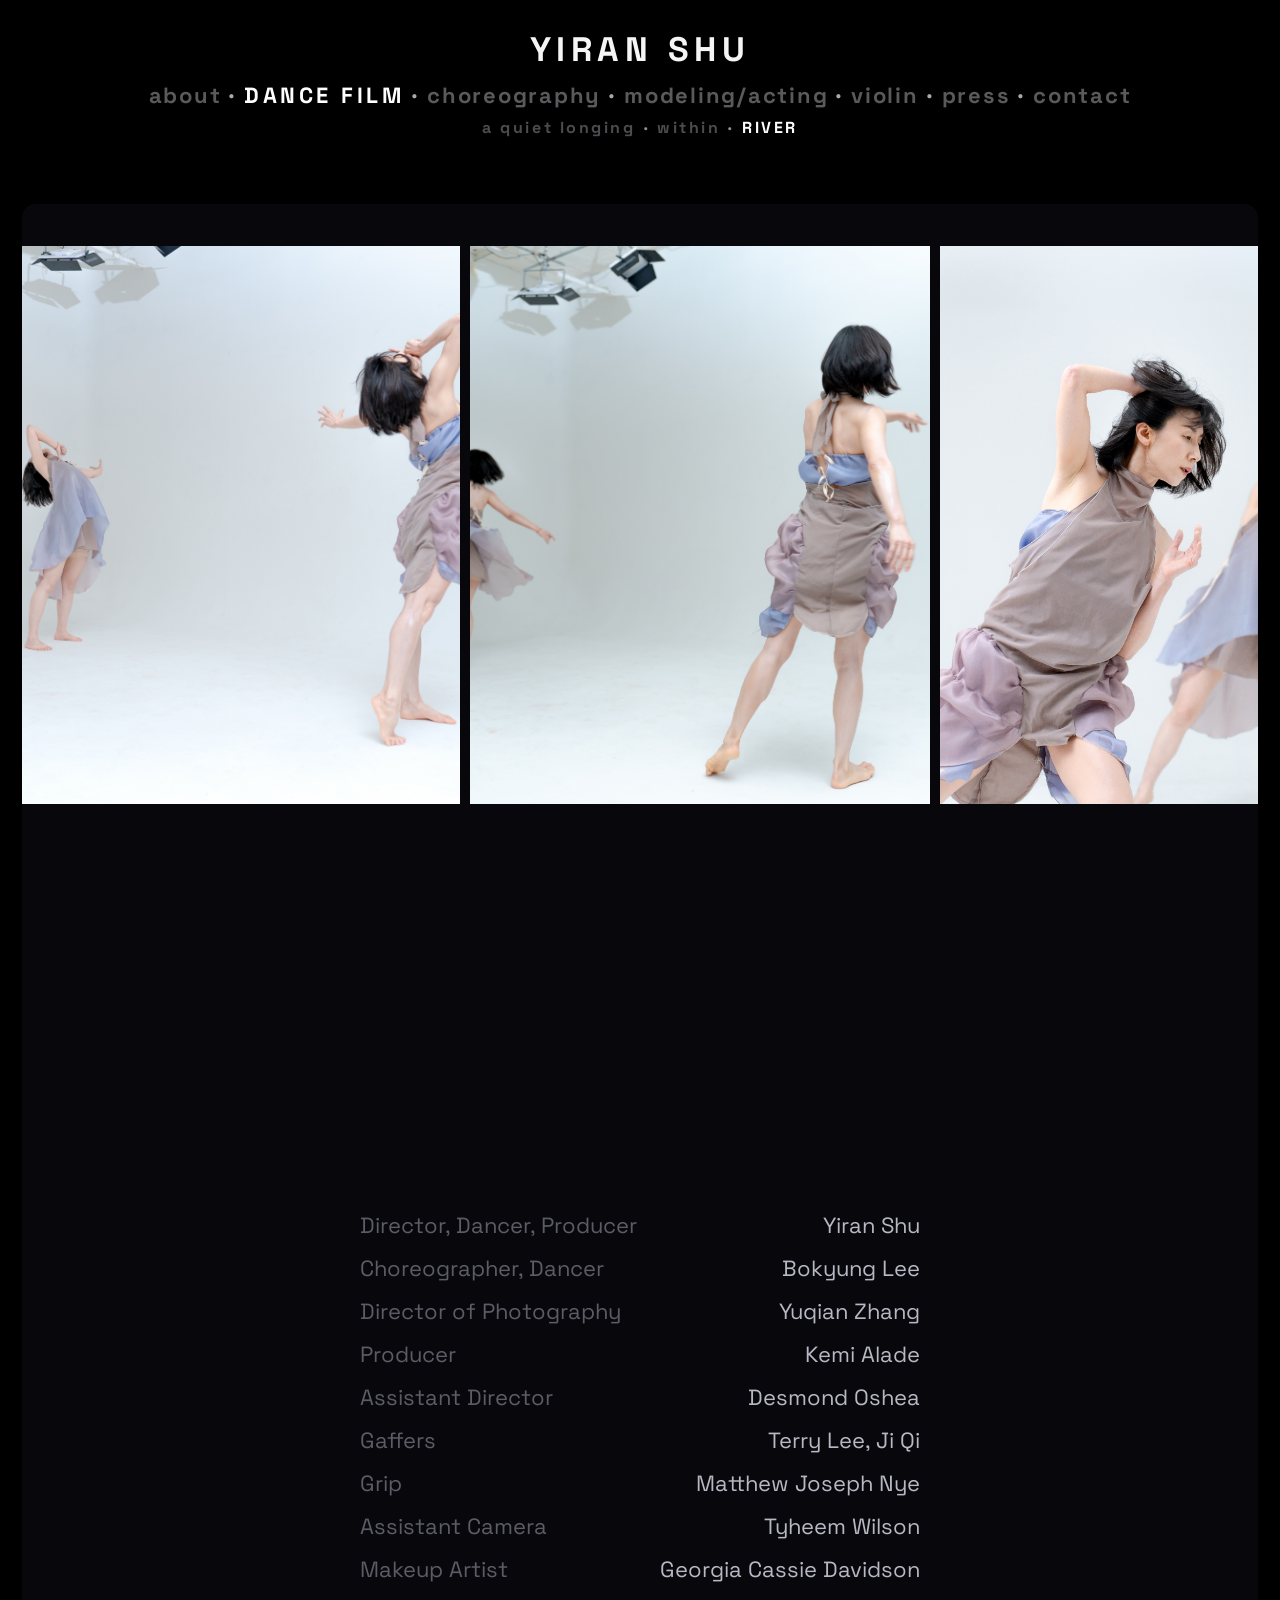
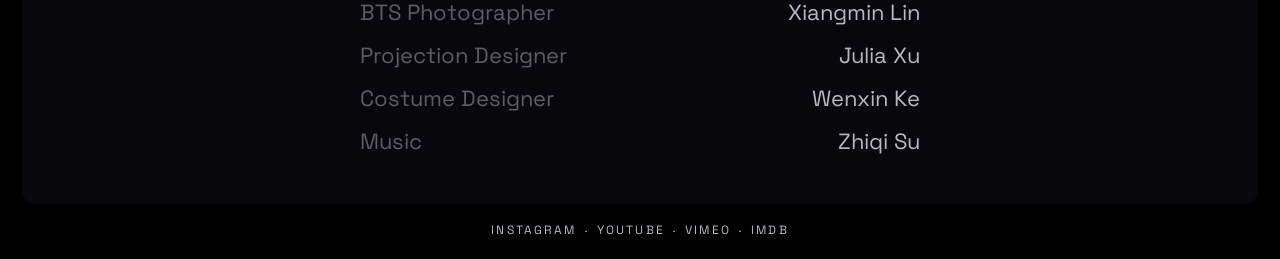
<file: the-river.html>
<!doctype html>
<html lang="en">
  <head>
    <meta charset="utf-8" />
    <meta name="viewport" content="width=device-width, initial-scale=1" />
    <title>Yiran Shu — River</title>
    <meta name="description" content="River — dance film by Yiran Shu." />
    <link rel="icon" href="images/favicon_new.gif" type="image/gif" />
    <link rel="stylesheet" href="styles.css" />
    <script src="cursor.js"></script>
  </head>
  <body>
    <div class="archive-page archive-page--sub">
      <header class="archive-header">
        <a href="index.html" class="artist-name-link"><h1 class="artist-name">Yiran Shu</h1></a>
        <nav class="archive-nav" aria-label="Primary">
          <a href="about.html" class="archive-nav__link">About</a>
          <span class="archive-nav__sep" aria-hidden="true"> · </span>
          <a href="dance-film.html" class="archive-nav__link archive-nav__link--current">Dance Film</a>
          <span class="archive-nav__sep" aria-hidden="true"> · </span>
          <a href="choreography.html" class="archive-nav__link">Choreography</a>
          <span class="archive-nav__sep" aria-hidden="true"> · </span>
          <a href="modeling-acting.html" class="archive-nav__link">Modeling/Acting</a>
          <span class="archive-nav__sep" aria-hidden="true"> · </span>
          <a href="violin.html" class="archive-nav__link">Violin</a>
          <span class="archive-nav__sep" aria-hidden="true"> · </span>
          <a href="press.html" class="archive-nav__link">Press</a>
          <span class="archive-nav__sep" aria-hidden="true"> · </span>
          <a href="contact.html" class="archive-nav__link">Contact</a>
        </nav>
        <p class="archive-titles archive-titles--films" aria-label="Dance films">
          <a href="a-quiet-longing.html" class="archive-titles__part">A Quiet Longing</a>
          <span class="archive-titles__sep" aria-hidden="true"> · </span>
          <a href="within.html" class="archive-titles__part">Within</a>
          <span class="archive-titles__sep" aria-hidden="true"> · </span>
          <span class="archive-titles__part archive-titles__part--current" aria-current="page"
            >River</span
          >
        </p>
      </header>

      <main class="archive-panel">
        <div class="subpage-inner subpage-inner--film-detail">
          <section class="subpage-block">
            <div class="subpage-photo-strip" aria-label="River photos">
              <img src="images/dancefilm/theriver/1_10.jpg" alt="River still 1" loading="lazy" />
              <img src="images/dancefilm/theriver/1_12.jpg" alt="River still 2" loading="lazy" />
              <img src="images/dancefilm/theriver/1_14.jpg" alt="River still 3" loading="lazy" />
              <img src="images/dancefilm/theriver/1_20.jpg" alt="River still 4" loading="lazy" />
              <img src="images/dancefilm/theriver/1_23.jpg" alt="River still 5" loading="lazy" />
              <img src="images/dancefilm/theriver/1_34.jpg" alt="River still 6" loading="lazy" />
              <img src="images/dancefilm/theriver/1_35.jpg" alt="River still 7" loading="lazy" />
              <img src="images/dancefilm/theriver/1_39.jpg" alt="River still 8" loading="lazy" />
              <img src="images/dancefilm/theriver/1_41.jpg" alt="River still 9" loading="lazy" />
              <img src="images/dancefilm/theriver/1_43.jpg" alt="River still 10" loading="lazy" />
              <img src="images/dancefilm/theriver/1_45.jpg" alt="River still 11" loading="lazy" />
              <img src="images/dancefilm/theriver/1_65.jpg" alt="River still 12" loading="lazy" />
              <img src="images/dancefilm/theriver/1_66.jpg" alt="River still 13" loading="lazy" />
              <img src="images/dancefilm/theriver/1_67.jpg" alt="River still 14" loading="lazy" />
              <img src="images/dancefilm/theriver/1_68.jpg" alt="River still 15" loading="lazy" />
              <img src="images/dancefilm/theriver/1_69.jpg" alt="River still 16" loading="lazy" />
              <img src="images/dancefilm/theriver/1_72.jpg" alt="River still 17" loading="lazy" />
              <img src="images/dancefilm/theriver/1_73.jpg" alt="River still 18" loading="lazy" />
            </div>
          </section>

          <section class="subpage-block subpage-block--hero-video">
            <div class="video-frame">
              <iframe
                src="https://player.vimeo.com/video/1232672912"
                title="River — dance film"
                allow="autoplay; fullscreen; picture-in-picture; clipboard-write"
                allowfullscreen
              ></iframe>
            </div>
          </section>

          <section class="subpage-block">
            <dl class="film-credits">
              <div>
                <dt>Director, Dancer, Producer</dt>
                <dd>Yiran Shu</dd>
              </div>
              <div>
                <dt>Choreographer, Dancer</dt>
                <dd>Bokyung Lee</dd>
              </div>
              <div>
                <dt>Director of Photography</dt>
                <dd>Yuqian Zhang</dd>
              </div>
              <div>
                <dt>Producer</dt>
                <dd>Kemi Alade</dd>
              </div>
              <div>
                <dt>Assistant Director</dt>
                <dd>Desmond Oshea</dd>
              </div>
              <div>
                <dt>Gaffers</dt>
                <dd>Terry Lee, Ji Qi</dd>
              </div>
              <div>
                <dt>Grip</dt>
                <dd>Matthew Joseph Nye</dd>
              </div>
              <div>
                <dt>Assistant Camera</dt>
                <dd>Tyheem Wilson</dd>
              </div>
              <div>
                <dt>Makeup Artist</dt>
                <dd>Georgia Cassie Davidson</dd>
              </div>
              <div>
                <dt>BTS Photographer</dt>
                <dd>Xiangmin Lin</dd>
              </div>
              <div>
                <dt>Projection Designer</dt>
                <dd>Julia Xu</dd>
              </div>
              <div>
                <dt>Costume Designer</dt>
                <dd>Wenxin Ke</dd>
              </div>
              <div>
                <dt>Music</dt>
                <dd>Zhiqi Su</dd>
              </div>
            </dl>
          </section>
        </div>
      </main>

      <footer class="archive-footer">
        <a href="https://www.instagram.com/yiranshu/" target="_blank" rel="noreferrer">Instagram</a>
        <span>·</span>
        <a href="https://www.youtube.com/@yiranshu11" target="_blank" rel="noreferrer">YouTube</a>
        <span>·</span>
        <a href="https://vimeo.com/yiranshu" target="_blank" rel="noreferrer">Vimeo</a>
        <span>·</span>
        <a href="https://www.imdb.com/name/nm18661474/" target="_blank" rel="noreferrer">IMDb</a>
      </footer>
    </div>
  </body>
</html>
</file>
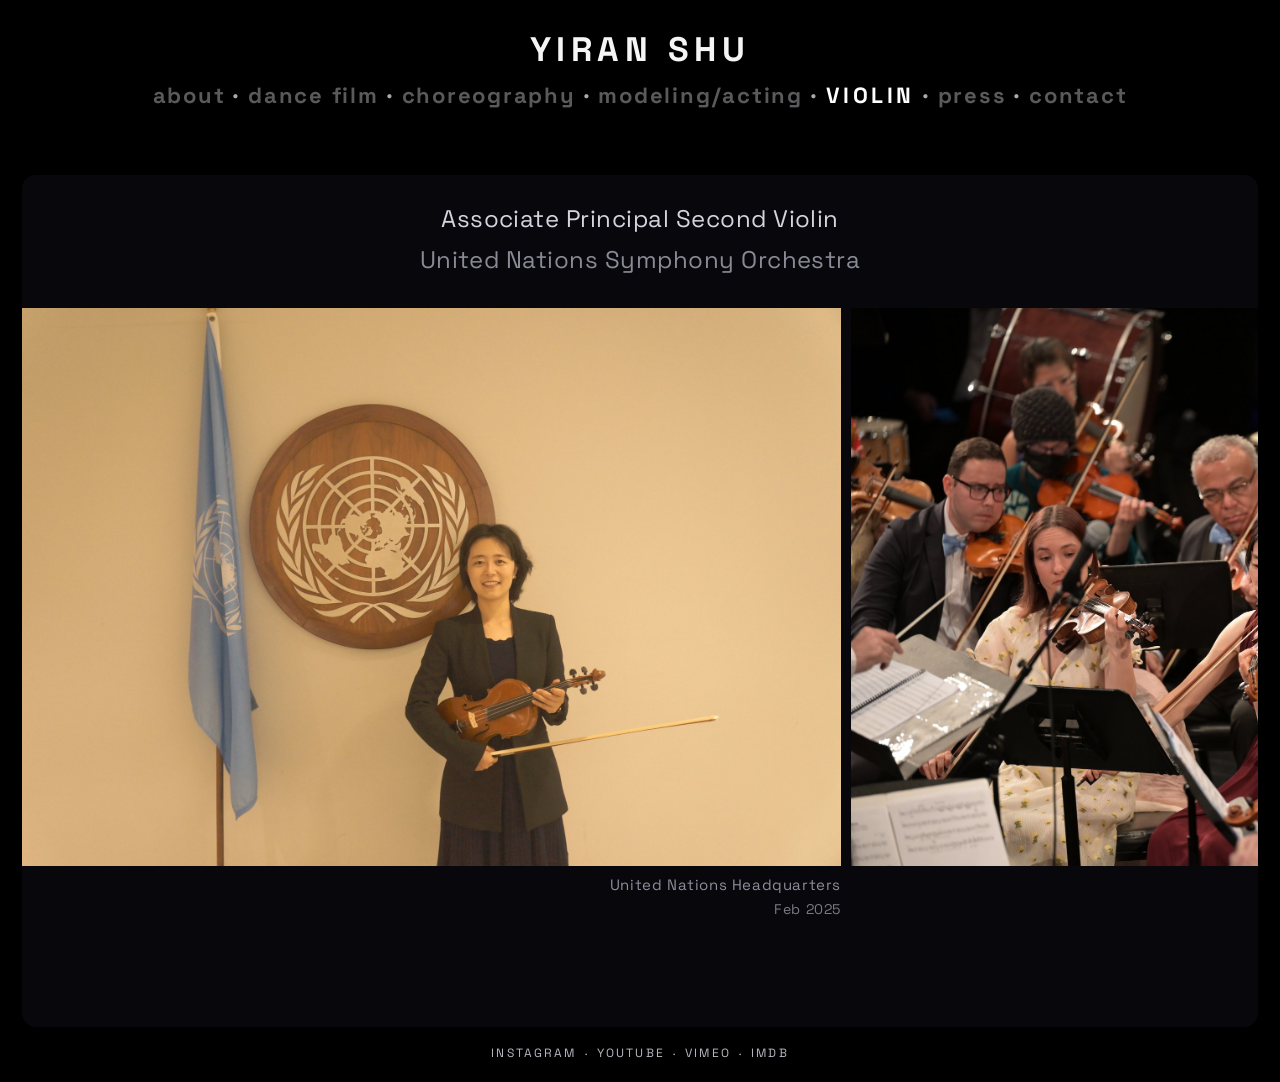
<file: violin.html>
<!doctype html>
<html lang="en">
  <head>
    <meta charset="utf-8" />
    <meta name="viewport" content="width=device-width, initial-scale=1" />
    <title>Yiran Shu — Violin</title>
    <meta
      name="description"
      content="Yiran Shu — Associate Principal Second Violin, United Nations Symphony Orchestra."
    />
    <link rel="icon" href="images/favicon_new.gif" type="image/gif" />
    <link rel="stylesheet" href="styles.css?v=violin-role" />
    <script src="cursor.js"></script>
  </head>
  <body>
    <div class="archive-page archive-page--sub">
      <header class="archive-header">
        <a href="index.html" class="artist-name-link"><h1 class="artist-name">Yiran Shu</h1></a>
        <nav class="archive-nav" aria-label="Primary">
          <a href="about.html" class="archive-nav__link">About</a>
          <span class="archive-nav__sep" aria-hidden="true"> · </span>
          <a href="dance-film.html" class="archive-nav__link">Dance Film</a>
          <span class="archive-nav__sep" aria-hidden="true"> · </span>
          <a href="choreography.html" class="archive-nav__link">Choreography</a>
          <span class="archive-nav__sep" aria-hidden="true"> · </span>
          <a href="modeling-acting.html" class="archive-nav__link">Modeling/Acting</a>
          <span class="archive-nav__sep" aria-hidden="true"> · </span>
          <a href="violin.html" class="archive-nav__link archive-nav__link--current">Violin</a>
          <span class="archive-nav__sep" aria-hidden="true"> · </span>
          <a href="press.html" class="archive-nav__link">Press</a>
          <span class="archive-nav__sep" aria-hidden="true"> · </span>
          <a href="contact.html" class="archive-nav__link">Contact</a>
        </nav>
      </header>

      <main class="archive-panel">
        <div class="subpage-inner subpage-inner--violin">
          <section class="subpage-block">
            <p class="violin-role">
              <span class="violin-role__title">Associate Principal Second Violin</span>
              <span class="violin-role__org">United Nations Symphony Orchestra</span>
            </p>
          </section>

          <section class="subpage-block">
            <div class="subpage-photo-strip subpage-photo-strip--captions" aria-label="Violin photos">
              <figure>
                <img
                  src="images/violin/UnitedNationHeadquaters.JPG"
                  alt="United Nations Headquarters"
                  loading="lazy"
                />
                <figcaption>
                  United Nations Headquarters
                  <span class="violin-photos__date">Feb 2025</span>
                </figcaption>
              </figure>
              <figure>
                <img
                  src="images/violin/CarnegieHall.JPG"
                  alt="Carnegie Hall"
                  loading="lazy"
                />
                <figcaption>
                  Carnegie Hall
                  <span class="violin-photos__date">July 2025</span>
                </figcaption>
              </figure>
              <figure>
                <img
                  src="images/violin/StJohnTheDivine1.jpg"
                  alt="St. John the Divine"
                  loading="lazy"
                />
                <figcaption>
                  St. John the Divine
                  <span class="violin-photos__date">Sep 2026</span>
                </figcaption>
              </figure>
              <figure>
                <img
                  src="images/violin/StJohnTheDivin2.jpg"
                  alt="St. John the Divine"
                  loading="lazy"
                />
                <figcaption>
                  St. John the Divine
                  <span class="violin-photos__date">Sep 2026</span>
                </figcaption>
              </figure>
              <figure>
                <img
                  src="images/violin/StJohnTheDivinewithConductor-MusicDirectorPredrag.jpg"
                  alt="St. John the Divine with Conductor / Music Director Predrag Vasić"
                  loading="lazy"
                />
                <figcaption>
                  St. John the Divine with Conductor / Music Director Predrag Vasić
                  <span class="violin-photos__date">Sep 2026</span>
                </figcaption>
              </figure>
            </div>
          </section>
        </div>
      </main>

      <footer class="archive-footer">
        <a href="https://www.instagram.com/yiranshu/" target="_blank" rel="noreferrer">Instagram</a>
        <span>·</span>
        <a href="https://www.youtube.com/@yiranshu11" target="_blank" rel="noreferrer">YouTube</a>
        <span>·</span>
        <a href="https://vimeo.com/yiranshu" target="_blank" rel="noreferrer">Vimeo</a>
        <span>·</span>
        <a href="https://www.imdb.com/name/nm18661474/" target="_blank" rel="noreferrer">IMDb</a>
      </footer>
    </div>
  </body>
</html>
</file>
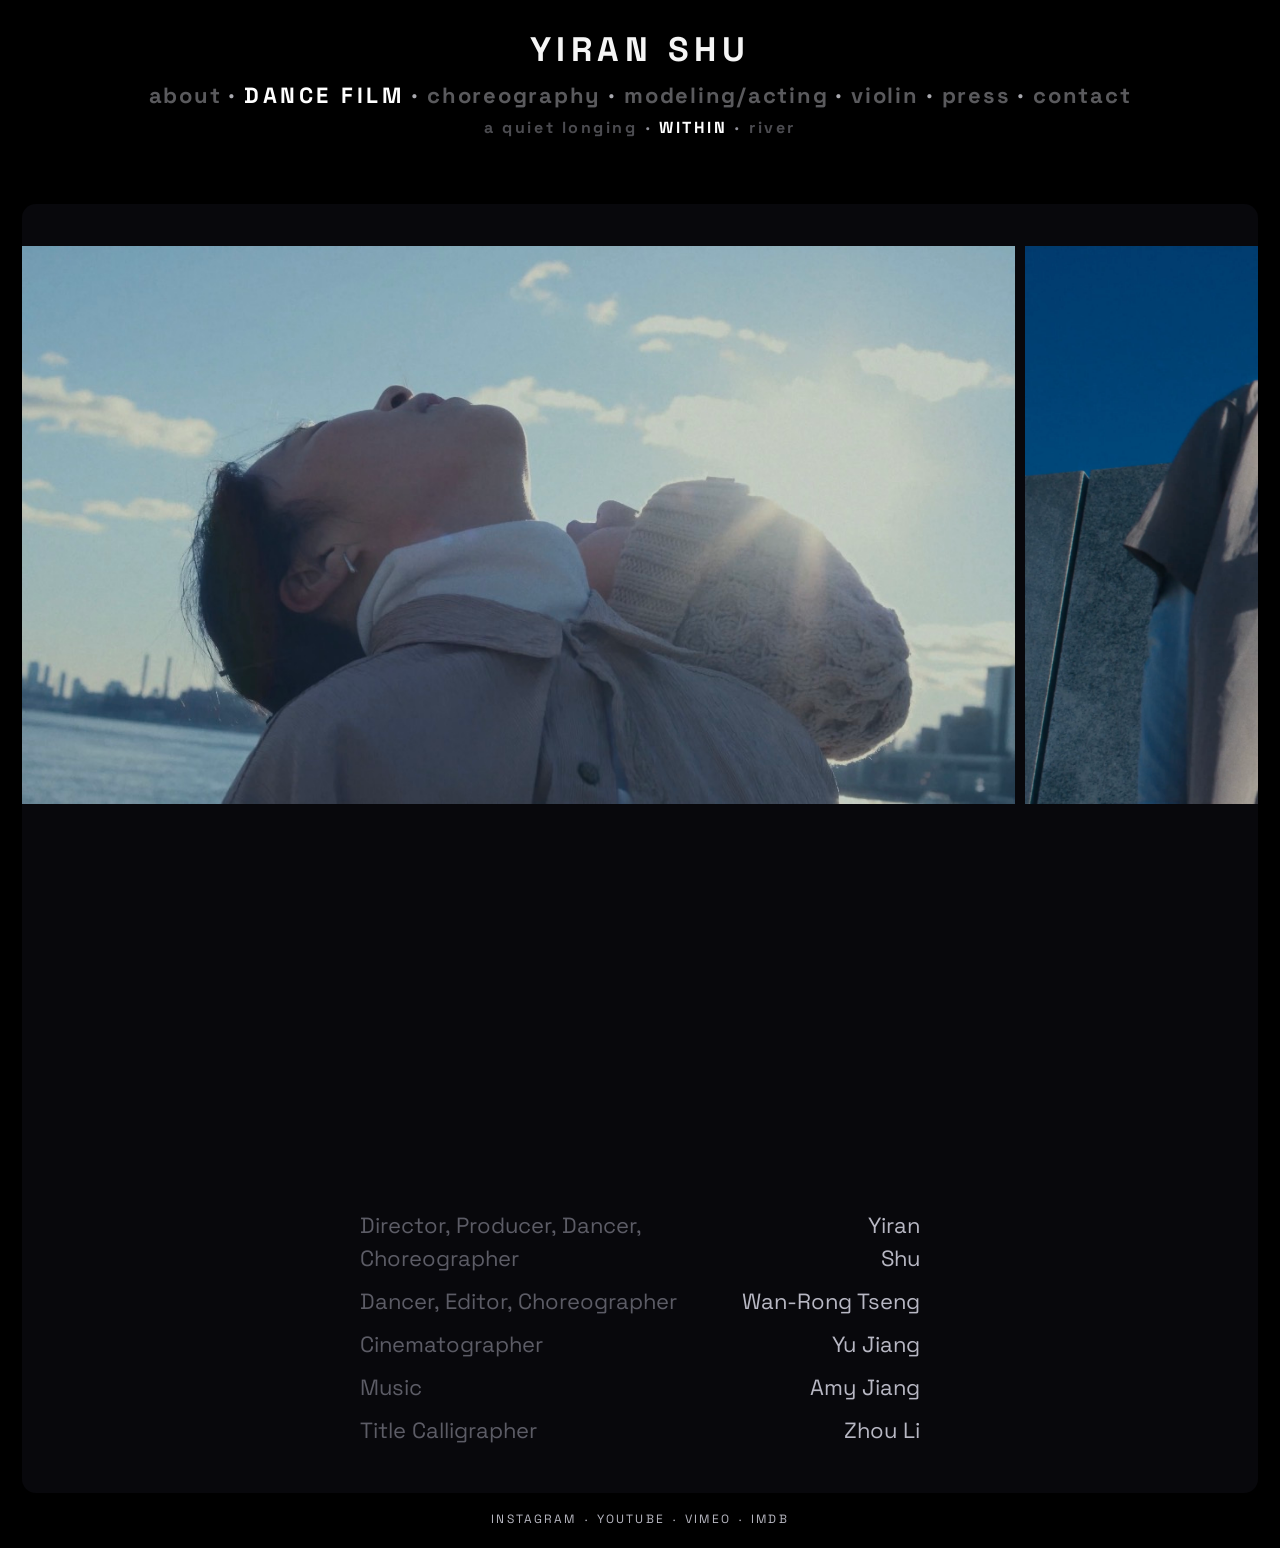
<file: within.html>
<!doctype html>
<html lang="en">
  <head>
    <meta charset="utf-8" />
    <meta name="viewport" content="width=device-width, initial-scale=1" />
    <title>Yiran Shu — Within</title>
    <meta name="description" content="Within — dance film by Yiran Shu." />
    <link rel="icon" href="images/favicon_new.gif" type="image/gif" />
    <link rel="stylesheet" href="styles.css" />
    <script src="cursor.js"></script>
  </head>
  <body>
    <div class="archive-page archive-page--sub">
      <header class="archive-header">
        <a href="index.html" class="artist-name-link"><h1 class="artist-name">Yiran Shu</h1></a>
        <nav class="archive-nav" aria-label="Primary">
          <a href="about.html" class="archive-nav__link">About</a>
          <span class="archive-nav__sep" aria-hidden="true"> · </span>
          <a href="dance-film.html" class="archive-nav__link archive-nav__link--current">Dance Film</a>
          <span class="archive-nav__sep" aria-hidden="true"> · </span>
          <a href="choreography.html" class="archive-nav__link">Choreography</a>
          <span class="archive-nav__sep" aria-hidden="true"> · </span>
          <a href="modeling-acting.html" class="archive-nav__link">Modeling/Acting</a>
          <span class="archive-nav__sep" aria-hidden="true"> · </span>
          <a href="violin.html" class="archive-nav__link">Violin</a>
          <span class="archive-nav__sep" aria-hidden="true"> · </span>
          <a href="press.html" class="archive-nav__link">Press</a>
          <span class="archive-nav__sep" aria-hidden="true"> · </span>
          <a href="contact.html" class="archive-nav__link">Contact</a>
        </nav>
        <p class="archive-titles archive-titles--films" aria-label="Dance films">
          <a href="a-quiet-longing.html" class="archive-titles__part">A Quiet Longing</a>
          <span class="archive-titles__sep" aria-hidden="true"> · </span>
          <span class="archive-titles__part archive-titles__part--current" aria-current="page"
            >Within</span
          >
          <span class="archive-titles__sep" aria-hidden="true"> · </span>
          <a href="the-river.html" class="archive-titles__part">River</a>
        </p>
      </header>

      <main class="archive-panel">
        <div class="subpage-inner subpage-inner--film-detail">
          <section class="subpage-block">
            <div class="subpage-photo-strip subpage-photo-strip--contain" aria-label="Within photos">
              <img src="images/dancefilm/within/within1.jpg" alt="Within still 1" loading="lazy" />
              <img src="images/dancefilm/within/within2.png" alt="Within still 2" loading="lazy" />
              <img src="images/dancefilm/within/within3.png" alt="Within still 3" loading="lazy" />
              <img src="images/dancefilm/within/within4.png" alt="Within still 4" loading="lazy" />
              <img src="images/dancefilm/within/within5.png" alt="Within still 5" loading="lazy" />
              <img src="images/dancefilm/within/within6.png" alt="Within still 6" loading="lazy" />
            </div>
          </section>

          <section class="subpage-block subpage-block--hero-video">
            <div class="video-frame">
              <iframe
                src="https://player.vimeo.com/video/1232689279"
                title="Within — dance film"
                allow="autoplay; fullscreen; picture-in-picture; clipboard-write"
                allowfullscreen
              ></iframe>
            </div>
          </section>

          <section class="subpage-block">
            <dl class="film-credits">
              <div>
                <dt>Director, Producer, Dancer, Choreographer</dt>
                <dd>Yiran Shu</dd>
              </div>
              <div>
                <dt>Dancer, Editor, Choreographer</dt>
                <dd>Wan-Rong Tseng</dd>
              </div>
              <div>
                <dt>Cinematographer</dt>
                <dd>Yu Jiang</dd>
              </div>
              <div>
                <dt>Music</dt>
                <dd>Amy Jiang</dd>
              </div>
              <div>
                <dt>Title Calligrapher</dt>
                <dd>Zhou Li</dd>
              </div>
            </dl>
          </section>
        </div>
      </main>

      <footer class="archive-footer">
        <a href="https://www.instagram.com/yiranshu/" target="_blank" rel="noreferrer">Instagram</a>
        <span>·</span>
        <a href="https://www.youtube.com/@yiranshu11" target="_blank" rel="noreferrer">YouTube</a>
        <span>·</span>
        <a href="https://vimeo.com/yiranshu" target="_blank" rel="noreferrer">Vimeo</a>
        <span>·</span>
        <a href="https://www.imdb.com/name/nm18661474/" target="_blank" rel="noreferrer">IMDb</a>
      </footer>
    </div>
  </body>
</html>
</file>
<file: styles.css>
@import url("https://fonts.googleapis.com/css2?family=Space+Grotesk:wght@400;500;600;700&display=swap");

*,
*::before,
*::after {
  box-sizing: border-box;
  margin: 0;
  padding: 0;
}

html,
body {
  min-height: 100%;
}

body {
  font-family: "Space Grotesk", system-ui, sans-serif;
  background: #000000;
  color: #f5f5f5;
  -webkit-font-smoothing: antialiased;
}

/* Force circle cursor globally and prevent fallback arrow flashes. */
html,
body,
*,
*::before,
*::after {
  cursor: none !important;
}

.video-frame,
.video-frame iframe {
  cursor: none !important;
}

body.custom-circle-cursor,
body.custom-circle-cursor a,
body.custom-circle-cursor button,
body.custom-circle-cursor #archiveCanvas {
  cursor: none !important;
}

.cursor-circle {
  display: none;
}

.cursor-circle.cursor-circle--active {
  display: none;
}

.cursor-aura {
  position: fixed;
  left: 0;
  top: 0;
  width: 64px;
  height: 64px;
  border-radius: 50%;
  pointer-events: none;
  transform: translate3d(-9999px, -9999px, 0);
  z-index: 9998;
  opacity: 0.82;
  mix-blend-mode: screen;
  background: radial-gradient(circle, rgba(255, 255, 255, 0.55) 0%, rgba(255, 255, 255, 0.1) 38%, rgba(255, 255, 255, 0) 72%);
  filter: blur(0.2px);
  box-shadow:
    0 0 24px rgba(255, 255, 255, 0.55),
    0 0 52px rgba(175, 205, 255, 0.25);
  transition:
    opacity 0.25s ease,
    transform 0.12s linear;
}

.cursor-aura.cursor-aura--active {
  opacity: 1;
  box-shadow:
    0 0 28px rgba(255, 255, 255, 0.7),
    0 0 68px rgba(186, 214, 255, 0.36);
}

.cursor-trail {
  position: fixed;
  left: 0;
  top: 0;
  width: calc(13px - var(--trail-index) * 1.6px);
  height: calc(13px - var(--trail-index) * 1.6px);
  border-radius: 50%;
  pointer-events: none;
  transform: translate3d(-9999px, -9999px, 0);
  z-index: 9997;
  mix-blend-mode: screen;
  opacity: calc(0.35 - var(--trail-index) * 0.045);
  background: radial-gradient(circle, rgba(255, 255, 255, 0.78) 0%, rgba(255, 255, 255, 0.12) 56%, rgba(255, 255, 255, 0) 76%);
  box-shadow: 0 0 14px rgba(255, 255, 255, 0.36);
  transition: opacity 0.2s ease;
}

.cursor-trail.cursor-trail--active {
  opacity: calc(0.55 - var(--trail-index) * 0.055);
}

a {
  color: inherit;
  text-decoration: none;
}

.archive-page {
  min-height: 100vh;
  padding: 28px 22px 20px;
  display: flex;
  flex-direction: column;
  gap: 18px;
  position: relative;
}

.archive-header {
  text-align: center;
  z-index: 2;
  position: relative;
  pointer-events: none;
  font-family: "Space Grotesk", system-ui, sans-serif;
}

.artist-name {
  font-size: clamp(22px, 3.2vw, 34px);
  letter-spacing: 0.16em;
  text-transform: uppercase;
  font-weight: 700;
  font-family: "Space Grotesk", system-ui, sans-serif;
}

.archive-titles {
  margin-top: 10px;
  font-size: clamp(17px, 2.3vw, 22px);
  letter-spacing: 0.08em;
  text-transform: lowercase;
  font-weight: 700;
  font-family: "Space Grotesk", system-ui, sans-serif;
  color: #ececf4;
  display: flex;
  flex-wrap: wrap;
  justify-content: center;
  align-items: baseline;
  gap: 0;
  row-gap: 0.35em;
  pointer-events: auto;
}

.archive-titles__part {
  opacity: 0.72;
  transition:
    opacity 0.2s ease,
    color 0.2s ease,
    letter-spacing 0.2s ease;
  font-weight: 700;
  color: inherit;
  text-decoration: none;
  cursor: pointer;
  display: inline-block;
  padding: 8px 10px;
  margin: -8px -2px;
  line-height: 1.2;
  border-radius: 6px;
}

.archive-titles:has(.archive-titles__part--active) .archive-titles__part {
  opacity: 0.38;
}

.archive-titles__part--active,
.archive-titles__part--current {
  opacity: 1 !important;
  color: #ffffff;
  text-transform: uppercase;
  letter-spacing: 0.16em;
}

.archive-titles:has(.archive-titles__part--current) .archive-titles__part {
  opacity: 0.38;
}

.archive-titles__sep {
  opacity: 0.72;
  user-select: none;
  pointer-events: none;
}

/* Dance film hub: primary row = site sections (same as index); second row = individual films, smaller. */
.archive-titles--films {
  margin-top: 8px;
  font-size: clamp(13px, 1.5vw, 16px);
  letter-spacing: 0.16em;
  font-weight: 700;
  color: #c8c8d4;
}

.archive-titles__part--current {
  cursor: default;
}

.archive-viewport {
  flex: 1;
  position: relative;
  overflow: hidden;
  border-radius: 14px;
}

.archive-page:has(.dance-film-honors) .archive-viewport {
  flex: 1 0 auto;
  min-height: 68vh;
}

.dance-film-honors {
  max-width: 560px;
  width: 100%;
  margin: 10px auto 8px;
}

.dance-film-honors .film-subtitle a {
  color: inherit;
  text-decoration: none;
}

#archiveCanvas {
  width: 100%;
  height: 100%;
  display: block;
  cursor: grab;
}

.archive-footer {
  display: flex;
  justify-content: center;
  align-items: center;
  gap: 8px;
  font-size: 12px;
  letter-spacing: 0.18em;
  text-transform: uppercase;
  color: #b8b8c2;
  position: relative;
  z-index: 3;
}

.archive-footer a {
  text-decoration: none;
  border-bottom: 1px solid transparent;
  transition: border-color 180ms ease;
}

.archive-footer a:hover {
  border-bottom-color: currentColor;
}

@media (max-width: 900px) {
  .archive-page {
    padding: 18px 14px 14px;
  }

  .archive-viewport {
    min-height: 58vh;
  }

  .archive-panel {
    min-height: 58vh;
  }

  .subpage-inner {
    padding: 22px 18px 28px;
  }
}

/* Subpages — same shell as homepage archive */
.archive-page--sub .archive-header {
  pointer-events: auto;
  margin-bottom: 48px;
}

.artist-name-link {
  color: inherit;
  text-decoration: none;
  display: inline-block;
  pointer-events: auto;
}

.artist-name-link .artist-name {
  pointer-events: none;
}

.archive-nav {
  margin-top: 10px;
  font-size: clamp(17px, 2.3vw, 22px);
  letter-spacing: 0.08em;
  text-transform: lowercase;
  font-weight: 700;
  font-family: "Space Grotesk", system-ui, sans-serif;
  color: #ececf4;
  display: flex;
  flex-wrap: wrap;
  justify-content: center;
  align-items: baseline;
  gap: 0;
  row-gap: 0.35em;
}

.archive-nav__link {
  opacity: 0.72;
  transition:
    opacity 0.2s ease,
    color 0.2s ease,
    letter-spacing 0.2s ease;
  text-decoration: none;
  color: inherit;
  display: inline-block;
  padding: 8px 10px;
  margin: -8px -2px;
  line-height: 1.2;
  border-radius: 6px;
  font-weight: 700;
}

.archive-nav:has(.archive-nav__link--current) .archive-nav__link {
  opacity: 0.38;
}

.archive-nav__link:hover {
  opacity: 1;
  color: #ffffff;
}

.archive-nav__link--current {
  opacity: 1 !important;
  color: #ffffff;
  text-transform: uppercase;
  letter-spacing: 0.16em;
}

.archive-nav__sep {
  opacity: 0.72;
  pointer-events: none;
  user-select: none;
}

.archive-panel {
  flex: 1;
  min-height: 0;
  min-height: 48vh;
  overflow-y: auto;
  border-radius: 14px;
  background: #08080c;
}

.subpage-inner {
  max-width: 560px;
  margin: 0 auto;
  padding: 28px 24px 36px;
}

.subpage-block + .subpage-block {
  margin-top: 32px;
}

.subpage-inner h1 {
  font-size: 37px;
  letter-spacing: 0.14em;
  text-transform: uppercase;
  margin-bottom: 14px;
  font-weight: 550;
  color: #f5f5f5;
}

.subpage-inner h2 {
  font-size: 24px;
  letter-spacing: 0.14em;
  text-transform: uppercase;
  margin-bottom: 10px;
  color: #e8e8f0;
}

.subpage-inner p {
  font-size: 24px;
  line-height: 1.75;
  color: #c8c8d6;
}

.highlights h3 {
  font-size: 15px;
  font-weight: 500;
  letter-spacing: 0.16em;
  text-transform: uppercase;
  color: #8e8e9c;
  margin-bottom: 4px;
}

.highlights ul {
  list-style: none;
}

.highlights li {
  font-size: 22px;
  line-height: 1.6;
  color: #c8c8d6;
  padding: 14px 0;
  border-bottom: 1px solid rgba(255, 255, 255, 0.08);
}

.highlights strong {
  font-weight: 500;
  color: #f5f5f5;
}

.highlights em {
  font-style: italic;
}

.subpage-inner .meta-line {
  font-size: 19px;
  letter-spacing: 0.12em;
  text-transform: uppercase;
  color: #8e8e9c;
  margin-bottom: 12px;
}

.subpage-inner .video-frame {
  margin-top: 16px;
  position: relative;
  padding-bottom: 56.25%;
  height: 0;
  border-radius: 12px;
  overflow: hidden;
}

.subpage-block .video-frame + .meta-line {
  margin-top: 28px;
}

.subpage-inner .video-frame iframe {
  position: absolute;
  inset: 0;
  width: 100%;
  height: 100%;
  border: 0;
}

.subpage-block--hero-video .video-frame {
  width: min(96vw, 1320px);
  margin-left: calc(50% - min(48vw, 660px));
  margin-right: calc(50% - min(48vw, 660px));
  border-radius: 0;
}

.subpage-block + .subpage-block.subpage-block--acting-reel {
  margin-top: 96px;
}

.subpage-block--acting-reel p {
  max-width: 560px;
  margin: 0 auto 28px;
}

.cineasian-link {
  position: relative;
  display: block;
  width: min(96vw, 1320px);
  margin-left: calc(50% - min(48vw, 660px));
  margin-right: calc(50% - min(48vw, 660px));
  overflow: hidden;
}

.cineasian-link img {
  width: 100%;
  height: auto;
  display: block;
}

.cineasian-link__hint {
  position: absolute;
  inset: 0;
  z-index: 1;
  display: flex;
  flex-direction: column;
  align-items: flex-end;
  justify-content: flex-end;
  gap: 4px;
  padding: 16px 20px;
  background: linear-gradient(to top, rgba(0, 0, 0, 0.72) 0%, rgba(0, 0, 0, 0.12) 42%, transparent 70%);
  color: #ececf4;
  font-size: clamp(13px, 1.4vw, 16px);
  font-weight: 700;
  letter-spacing: 0.12em;
  text-transform: uppercase;
  text-align: right;
  line-height: 1.3;
  opacity: 0;
  transition: opacity 0.22s ease;
  pointer-events: none;
}

.cineasian-link:hover .cineasian-link__hint,
.cineasian-link:focus-visible .cineasian-link__hint {
  opacity: 1;
}

/* Dance film — homepage-style reel cards */
.subpage-inner--film-cards {
  max-width: 980px;
}

.film-card-grid {
  display: grid;
  grid-template-columns: repeat(3, minmax(0, 1fr));
  gap: 18px;
  margin-top: 8px;
}

.film-card {
  position: relative;
  display: flex;
  flex-direction: column;
  border-radius: 12px;
  overflow: hidden;
  min-height: 380px;
  background: #121218;
  border: 1px solid rgba(255, 255, 255, 0.06);
  box-shadow: 0 12px 40px rgba(0, 0, 0, 0.45);
  transition: transform 0.28s ease, box-shadow 0.28s ease, border-color 0.28s ease;
}

.film-card:hover {
  transform: translateY(-8px);
  box-shadow: 0 20px 48px rgba(0, 0, 0, 0.55);
  border-color: rgba(255, 255, 255, 0.12);
}

a.film-card--link {
  text-decoration: none;
  color: inherit;
  cursor: pointer;
}

a.film-card--link .film-card__title {
  color: inherit;
}

.film-card__cta {
  display: inline-block;
  margin-top: auto;
  align-self: flex-start;
  font-size: 10px;
  letter-spacing: 0.22em;
  text-transform: uppercase;
  color: rgba(248, 248, 252, 0.92);
  padding-bottom: 3px;
  border-bottom: 1px solid rgba(255, 255, 255, 0.35);
}

.film-card__gradient {
  position: absolute;
  inset: 0;
  opacity: 0.92;
  pointer-events: none;
}

.film-card--longing .film-card__gradient {
  background: linear-gradient(145deg, #d8344f 0%, #3d121f 100%);
}

.film-card--within .film-card__gradient {
  background: linear-gradient(145deg, #6b8cae 0%, #1e2c38 100%);
}

.film-card--river .film-card__gradient {
  background: linear-gradient(145deg, #4a7d8c 0%, #1a3036 100%);
}

.film-card__meta {
  position: relative;
  z-index: 1;
  flex-shrink: 0;
  padding: 20px 18px 18px;
  margin-top: auto;
  background: linear-gradient(
    180deg,
    transparent 0%,
    rgba(12, 12, 16, 0.45) 28%,
    rgba(12, 12, 16, 0.94) 100%
  );
}

.film-card__archive {
  display: block;
  font-size: 10px;
  letter-spacing: 0.24em;
  text-transform: uppercase;
  color: rgba(245, 245, 250, 0.75);
  margin-bottom: 8px;
}

.film-card .film-card__title {
  font-size: clamp(17px, 2.2vw, 22px);
  letter-spacing: 0.12em;
  text-transform: uppercase;
  font-weight: 600;
  color: #f5f5f5;
  margin: 0 0 6px;
  line-height: 1.2;
}

.film-card__subtitle {
  font-size: 10px;
  letter-spacing: 0.18em;
  text-transform: uppercase;
  color: rgba(200, 200, 214, 0.85);
  margin: 0;
}

.film-card__body {
  position: relative;
  z-index: 1;
  padding: 18px 18px 12px;
  flex: 1;
  display: flex;
  flex-direction: column;
  min-height: 0;
}

.film-card .film-card__blurb {
  font-size: 13px;
  line-height: 1.65;
  color: #c4c4d4;
  margin: 0 0 14px;
}

.film-card__video.video-frame {
  margin-top: 12px;
  margin-bottom: 0;
  border-radius: 8px;
  flex-shrink: 0;
}

@media (max-width: 900px) {
  .film-card-grid {
    grid-template-columns: 1fr;
    max-width: 420px;
    margin-left: auto;
    margin-right: auto;
  }

  .film-card {
    min-height: 0;
  }
}

/* Single-film detail (e.g. A Quiet Longing) */
.subpage-inner--film-detail {
  max-width: 640px;
}

.subpage-inner--film-hero {
  max-width: min(96vw, 1320px);
}

.subpage-inner--film-hero > .subpage-block:not(.subpage-block--hero-video) {
  max-width: 560px;
  margin-left: auto;
  margin-right: auto;
}

.subpage-inner--choreography {
  max-width: min(96vw, 980px);
  text-align: justify;
}

.subpage-inner--film-hero.subpage-inner--choreography > .subpage-block:not(.subpage-block--hero-video) {
  max-width: none;
  margin-left: 0;
  margin-right: 0;
}

.subpage-inner--choreography h2,
.subpage-inner--choreography p,
.subpage-inner--choreography .meta-line {
  text-align: justify;
}

.subpage-inner--choreography > .subpage-block:not(.subpage-block--hero-video) p {
  font-size: clamp(16px, 1.7vw, 19px);
  font-weight: 400;
  line-height: 1.55;
  color: #9a9aa8;
}

.subpage-inner--choreography h2 {
  font-size: clamp(13px, 1.4vw, 15px);
  font-weight: 700;
  letter-spacing: 0.22em;
  color: #f4f4f8;
  margin-bottom: 18px;
}

.subpage-inner--choreography p.meta-line {
  font-size: clamp(18px, 2vw, 22px);
  font-weight: 600;
  letter-spacing: 0.08em;
  color: #e6e6ee;
}

.subpage-inner--choreography .work-copy p {
  font-size: clamp(15px, 1.55vw, 17px);
  font-weight: 400;
  line-height: 1.7;
  color: #9c9ca8;
}

@media (max-width: 900px) {
  .subpage-inner--choreography h2,
  .subpage-inner--choreography p.meta-line {
    text-align: left;
  }
}

.subpage-inner--choreography .subpage-block--hero-video .video-frame {
  width: 100%;
  margin-left: 0;
  margin-right: 0;
}

.sweet-tooth-block {
  width: 100%;
  max-width: none;
  margin: 0 0 32px;
  box-sizing: border-box;
}

.work-copy {
  width: 100%;
  max-width: none;
  margin: 0 0 22px;
  text-align: justify;
}

.work-copy p + p {
  margin-top: 1em;
}

.work-copy a,
.subpage-block--hero-video .meta-line a {
  text-decoration: underline;
  text-underline-offset: 0.18em;
}

.choreography-board {
  display: grid;
  grid-template-columns: minmax(0, 1fr) minmax(0, 1fr);
  column-gap: 20px;
  row-gap: 20px;
  width: 100%;
  max-width: none;
  margin: 8px 0 0;
  box-sizing: border-box;
  overflow: hidden;
}

.choreography-board img {
  width: 100%;
  max-width: 100%;
  height: auto;
  display: block;
  aspect-ratio: 16 / 9;
  object-fit: cover;
  object-position: center center;
}

.choreography-board__feature {
  grid-column: 1 / -1;
}

.choreography-board img.choreography-board__pair {
  aspect-ratio: 16 / 9;
  object-fit: cover;
  object-position: center center;
}

.choreography-board--bts {
  margin-top: 20px;
}

.choreography-board--bts img {
  aspect-ratio: 3 / 2;
}

.choreography-board--bts img.choreography-board__pair {
  aspect-ratio: 3 / 2;
}

.subpage-inner--film-detail.subpage-inner--film-hero {
  max-width: min(96vw, 1320px);
}

.film-honors .film-subtitle {
  font-size: 22px;
  font-weight: 500;
  font-style: italic;
  letter-spacing: 0.02em;
  text-transform: none;
  color: #c8c8d6;
  margin-bottom: 28px;
}

.film-honors h3,
.film-crew-heading {
  font-size: 15px;
  font-weight: 500;
  letter-spacing: 0.16em;
  text-transform: uppercase;
  color: #f2f2f8;
  margin: 26px 0 6px;
}

.film-honors h3:first-of-type {
  margin-top: 0;
}

.film-crew-heading {
  margin-top: 0;
  margin-bottom: 16px;
}

.film-honors ul {
  list-style: none;
}

.film-honors li {
  font-size: 22px;
  line-height: 1.5;
  color: #c8c8d6;
  padding: 12px 0;
  border-bottom: 1px solid rgba(255, 255, 255, 0.08);
}

.film-honors strong {
  font-weight: 600;
  color: #f5f5f5;
}

.film-awards .meta-line {
  margin-top: 22px;
}

.film-awards .meta-line:first-child {
  margin-top: 0;
}

.film-credits {
  display: flex;
  flex-direction: column;
  width: 100%;
  max-width: 560px;
  margin: 0 auto;
}

.film-credits div {
  display: flex;
  justify-content: space-between;
  align-items: center;
  gap: 24px;
  font-size: 22px;
  line-height: 1.5;
  margin: 0 0 10px;
}

.film-credits dt,
.film-credits dd {
  display: block;
}

.film-credits dt {
  letter-spacing: 0;
  text-transform: none;
  color: #5c5c66;
  flex: 0 1 auto;
}

.film-credits dd {
  margin: 0;
  color: #b8b8c4;
  text-align: right;
  flex: 0 1 auto;
}

.subpage-kicker {
  font-size: 19px;
  letter-spacing: 0.16em;
  text-transform: uppercase;
  margin-bottom: 14px;
}

.subpage-kicker a {
  color: #a8a8ba;
  text-decoration: none;
  border-bottom: 1px solid transparent;
  transition: border-color 0.18s ease;
}

.subpage-kicker a:hover {
  border-bottom-color: currentColor;
}

.film-detail-tagline {
  font-size: 27px;
  line-height: 1.65;
  color: #c8c8d6;
  margin-top: 10px;
}

.film-detail-facts {
  list-style: none;
  padding: 0;
  margin: 0 0 18px;
}

.film-detail-facts li {
  font-size: 24px;
  line-height: 1.65;
  color: #c4c4d4;
  padding: 10px 0;
  border-bottom: 1px solid rgba(255, 255, 255, 0.06);
}

.film-detail-label {
  display: inline-block;
  min-width: 8.75rem;
  margin-right: 10px;
  font-size: 17px;
  letter-spacing: 0.14em;
  text-transform: uppercase;
  color: #8e8e9c;
  vertical-align: top;
}

.film-detail-inline-link {
  color: #e8e8f4;
  text-decoration: underline;
  text-underline-offset: 3px;
}

.film-detail-inline-link:hover {
  color: #ffffff;
}

.film-detail-note {
  font-size: 20px;
  line-height: 1.6;
  color: #9a9aaa;
  margin-bottom: 20px;
  font-style: italic;
}

.film-detail-note a {
  color: #d4d4e4;
  text-decoration: underline;
  text-underline-offset: 2px;
}

.film-detail-ext-cta {
  display: inline-block;
  font-size: 19px;
  letter-spacing: 0.18em;
  text-transform: uppercase;
  padding: 12px 20px;
  border: 1px solid rgba(255, 255, 255, 0.22);
  border-radius: 8px;
  color: #f5f5f5;
  text-decoration: none;
  transition: background 0.2s ease, border-color 0.2s ease;
}

.film-detail-ext-cta:hover {
  background: rgba(255, 255, 255, 0.06);
  border-color: rgba(255, 255, 255, 0.38);
}

.subpage-photo-grid {
  margin-top: 12px;
  display: grid;
  grid-template-columns: repeat(3, minmax(0, 1fr));
  gap: 10px;
}

.subpage-photo-grid img {
  width: 100%;
  aspect-ratio: 3 / 4;
  object-fit: cover;
  display: block;
  border-radius: 8px;
  border: 1px solid rgba(255, 255, 255, 0.1);
}

.subpage-photo-collage {
  margin-top: 16px;
  margin-left: clamp(-22px, -4vw, -42px);
  margin-right: clamp(-22px, -4vw, -42px);
  display: grid;
  grid-template-columns: repeat(12, minmax(0, 1fr));
  grid-auto-rows: clamp(90px, 12vw, 170px);
  gap: clamp(8px, 1.2vw, 14px);
}

.subpage-photo-collage img {
  width: 100%;
  height: 100%;
  display: block;
  object-fit: cover;
  border-radius: 0;
  border: none;
}

.subpage-photo-collage img.span-3 { grid-column: span 3; }
.subpage-photo-collage img.span-4 { grid-column: span 4; }
.subpage-photo-collage img.span-5 { grid-column: span 5; }
.subpage-photo-collage img.span-6 { grid-column: span 6; }
.subpage-photo-collage img.span-7 { grid-column: span 7; }
.subpage-photo-collage img.span-8 { grid-column: span 8; }
.subpage-photo-collage img.span-12 { grid-column: span 12; }
.subpage-photo-collage img.tall { grid-row: span 3; }
.subpage-photo-collage img.wide { grid-row: span 2; }

/* Contact form */
.contact-form {
  display: flex;
  flex-direction: column;
  gap: 0;
  max-width: 520px;
}

.contact-form__label {
  display: block;
  font-size: 17px;
  letter-spacing: 0.18em;
  text-transform: uppercase;
  color: #8e8e9c;
  margin-bottom: 8px;
  margin-top: 18px;
}

.contact-form__label:first-of-type {
  margin-top: 0;
}

.contact-form__input,
.contact-form__textarea {
  width: 100%;
  box-sizing: border-box;
  padding: 12px 14px;
  font-size: 24px;
  font-family: inherit;
  color: #f0f0f6;
  background: rgba(0, 0, 0, 0.35);
  border: 1px solid rgba(255, 255, 255, 0.12);
  border-radius: 8px;
  outline: none;
  transition: border-color 0.2s ease, background 0.2s ease;
}

.contact-form__input::placeholder,
.contact-form__textarea::placeholder {
  color: #6a6a78;
}

.contact-form__input:focus,
.contact-form__textarea:focus {
  border-color: rgba(255, 255, 255, 0.28);
  background: rgba(0, 0, 0, 0.45);
}

.contact-form__textarea {
  resize: vertical;
  min-height: 140px;
  line-height: 1.55;
}

.contact-form__submit {
  margin-top: 24px;
  align-self: flex-start;
  font-size: 11px;
  letter-spacing: 0.2em;
  text-transform: uppercase;
  padding: 14px 26px;
  font-family: inherit;
  color: #0a0a0c;
  background: #e8e8f0;
  border: none;
  border-radius: 8px;
  cursor: pointer;
  transition: background 0.2s ease, transform 0.15s ease;
}

.contact-form__submit:hover {
  background: #ffffff;
}

.contact-form__submit:active {
  transform: scale(0.98);
}

.contact-form__fineprint {
  margin-top: 22px;
  font-size: 13px;
  line-height: 1.55;
  color: #9ed4a8;
}

.contact-form__fineprint[hidden] {
  display: none;
}

@media (max-width: 900px) {
  .subpage-photo-grid {
    grid-template-columns: repeat(2, minmax(0, 1fr));
    gap: 8px;
  }

  .subpage-photo-collage {
    margin-left: -18px;
    margin-right: -18px;
    grid-template-columns: repeat(6, minmax(0, 1fr));
    grid-auto-rows: 100px;
    gap: 8px;
  }

  .subpage-photo-collage img.span-3 { grid-column: span 3; }
  .subpage-photo-collage img.span-4 { grid-column: span 3; }
  .subpage-photo-collage img.span-5 { grid-column: span 6; }
  .subpage-photo-collage img.span-6 { grid-column: span 6; }
  .subpage-photo-collage img.span-7 { grid-column: span 6; }
  .subpage-photo-collage img.span-8 { grid-column: span 6; }
  .subpage-photo-collage img.span-12 { grid-column: span 6; }
}

.subpage-photo-strip {
  margin-top: 14px;
  width: 100vw;
  margin-left: calc(50% - 50vw);
  margin-right: calc(50% - 50vw);
  display: flex;
  gap: 10px;
  overflow-x: auto;
  overflow-y: hidden;
  padding-bottom: 8px;
  scroll-snap-type: x proximity;
  -webkit-overflow-scrolling: touch;
}

.subpage-photo-strip > img,
.subpage-photo-strip figure {
  flex: 0 0 clamp(220px, 36vw, 460px);
  width: clamp(220px, 36vw, 460px);
  min-width: clamp(220px, 36vw, 460px);
  max-width: clamp(220px, 36vw, 460px);
  scroll-snap-align: start;
}

.subpage-photo-strip > img,
.subpage-photo-strip figure img {
  width: 100%;
  height: clamp(300px, 62vh, 700px);
  object-fit: cover;
  display: block;
}

.subpage-photo-strip:has(figure) {
  padding-bottom: 72px;
  align-items: flex-start;
}

.subpage-photo-strip figure {
  margin: 0;
  display: flex;
  flex-direction: column;
}

.subpage-photo-strip figure img {
  height: clamp(300px, 62vh, 700px);
}

.subpage-photo-strip--captions figure {
  flex: 0 0 auto;
  width: auto;
  min-width: 0;
  max-width: none;
}

.subpage-photo-strip--captions figure img {
  width: auto;
  height: clamp(300px, 62vh, 700px);
  max-width: none;
  object-fit: contain;
}

.subpage-photo-strip figcaption {
  margin-top: 8px;
  padding: 0;
  display: flex;
  flex-direction: column;
  align-items: flex-end;
  gap: 0.2em;
  font-size: 15px;
  line-height: 1.45;
  letter-spacing: 0.04em;
  color: #8e8e9c;
  text-align: right;
}

.violin-photos__date {
  color: #7a7a86;
  font-size: 14px;
}

.subpage-inner--violin {
  max-width: min(94vw, 920px);
  text-align: center;
}

.subpage-inner p.violin-role {
  display: flex;
  flex-direction: column;
  align-items: center;
  text-align: center;
  gap: 0.35em;
  width: 100%;
  max-width: 100%;
  font-size: clamp(11px, 3.7vw, 24px);
  line-height: 1.35;
  letter-spacing: 0.02em;
}

.violin-role__title,
.violin-role__org {
  display: block;
  white-space: nowrap;
  max-width: 100%;
}

.violin-role__title {
  color: #d4d4de;
}

.violin-role__org {
  color: #8a8a96;
}

.subpage-photo-strip--contain {
  justify-content: safe center;
}

.subpage-photo-strip--contain img {
  flex: 0 0 auto;
  width: auto;
  max-width: none;
  object-fit: contain;
}

/* Press — Kathy Meng-style year / title / outlet list */
.archive-page--press .archive-header {
  margin-bottom: 56px;
}

.subpage-inner--press {
  max-width: min(94vw, 1080px);
  padding-top: 20px;
}

.subpage-inner--press .press-page-title {
  text-align: center;
  font-size: clamp(20px, 2.4vw, 28px);
  font-weight: 600;
  letter-spacing: 0.06em;
  line-height: 1.4;
  text-transform: none;
  color: #f2f2f8;
  margin: 0 0 36px;
}

.press-list {
  display: flex;
  flex-direction: column;
}

.press-list > .press-row,
.press-group {
  border-bottom: 1px solid rgba(255, 255, 255, 0.1);
}

.press-list > .press-row:first-child,
.press-list > .press-group:first-child {
  border-top: 1px solid rgba(255, 255, 255, 0.1);
}

.press-row {
  display: grid;
  grid-template-columns: 5.25rem minmax(0, 1fr) minmax(8.5rem, max-content);
  gap: 12px 28px;
  align-items: center;
  padding: 18px 10px;
  color: inherit;
  text-decoration: none;
  transition: background 0.18s ease;
}

a.press-row:hover,
.press-group:hover .press-row,
.press-group:focus-within .press-row {
  background: rgba(255, 255, 255, 0.04);
}

.press-year {
  font-size: 24px;
  letter-spacing: 0.08em;
  color: #c8c8d4;
  font-weight: 600;
}

.press-title {
  font-size: 26px;
  line-height: 1.45;
  font-weight: 500;
  color: #f2f2f8;
  transition: font-weight 0.15s ease;
}

a.press-row:hover .press-title,
.press-group:hover .press-title,
.press-group:focus-within .press-title {
  font-weight: 800;
}

.press-outlet {
  display: block;
  justify-self: stretch;
  width: 100%;
  font-size: 14px;
  line-height: 1.4;
  font-style: italic;
  font-weight: 500;
  text-align: right;
  color: rgba(232, 232, 244, 0.72);
  hyphens: auto;
}

.press-arrow {
  display: inline-block;
  width: 9px;
  height: 9px;
  margin-left: 8px;
  border-top: 1.5px solid currentColor;
  border-right: 1.5px solid currentColor;
  transform: translateY(1px) rotate(45deg);
  opacity: 0;
  transition: opacity 0.18s ease;
}

a.press-row:hover .press-arrow {
  opacity: 1;
}

.press-group {
  position: relative;
}

.press-group:hover,
.press-group:focus-within {
  z-index: 6;
}

.press-group:hover .press-outlet,
.press-group:focus-within .press-outlet {
  visibility: hidden;
}

.press-sublist {
  display: none;
  position: absolute;
  top: 18px;
  right: 10px;
  z-index: 5;
  margin: 0;
  padding: 0 0 12px;
  list-style: none;
  flex-direction: column;
  align-items: flex-end;
  gap: 8px;
  min-width: 12rem;
  background: #08080c;
}

.press-sublist li {
  list-style: none;
  text-align: right;
}

.press-group:hover .press-sublist,
.press-group:focus-within .press-sublist {
  display: flex;
}

.press-sublist a {
  display: inline-flex;
  align-items: center;
  justify-content: flex-end;
  gap: 8px;
  font-size: 14px;
  line-height: 1.4;
  font-style: italic;
  color: rgba(232, 232, 244, 0.82);
  text-decoration: none;
}

.press-sublist a::after {
  content: "";
  width: 7px;
  height: 7px;
  border-top: 1.5px solid currentColor;
  border-right: 1.5px solid currentColor;
  transform: translateY(1px) rotate(45deg);
  opacity: 0.55;
}

.press-sublist a:hover {
  color: #ffffff;
}

@media (max-width: 720px) {
  .press-row {
    grid-template-columns: 3.5rem 1fr;
    gap: 6px 14px;
    padding: 16px 4px;
  }

  .press-outlet {
    grid-column: 2;
    justify-content: flex-start;
    text-align: left;
  }

  .press-title {
    font-size: 14px;
  }

  .press-sublist {
    top: auto;
    right: auto;
    left: calc(3.5rem + 18px);
    align-items: flex-start;
  }

  .press-sublist li,
  .press-sublist a {
    text-align: left;
    justify-content: flex-start;
  }
}
</file>
